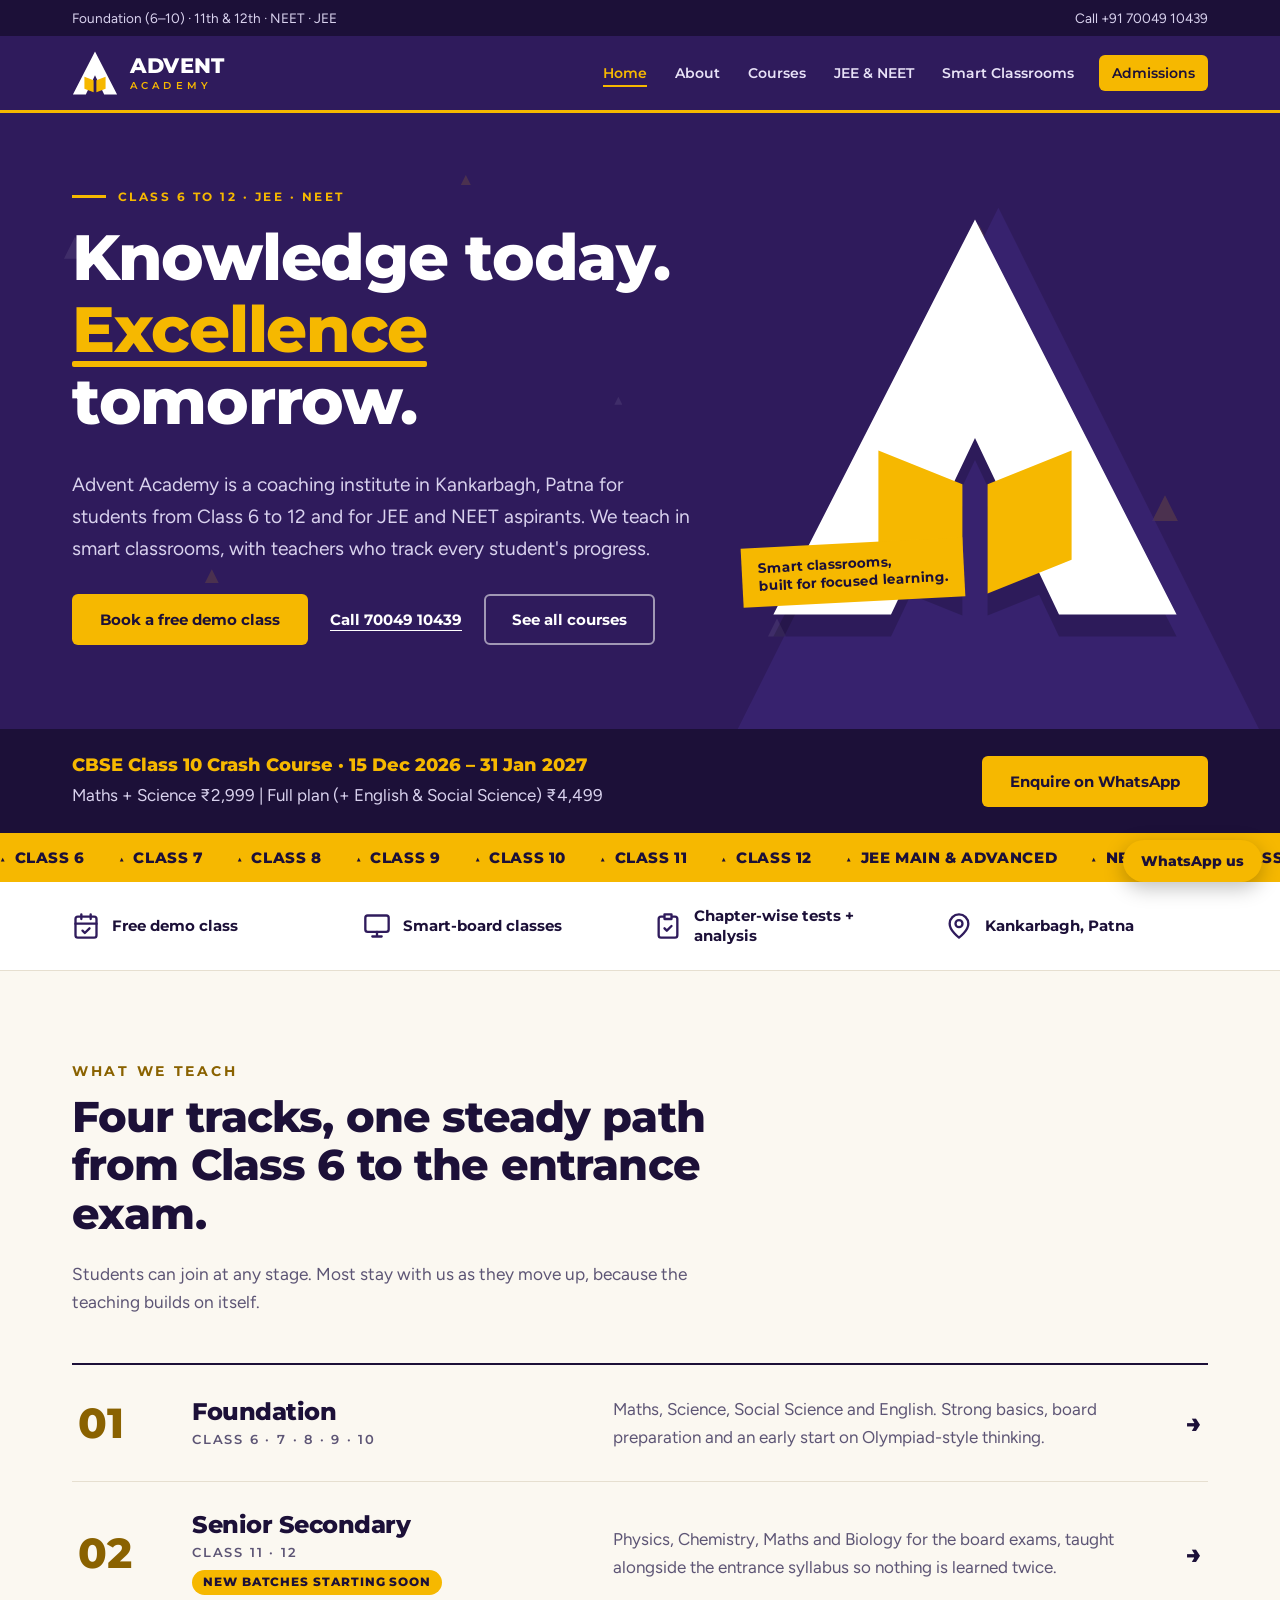
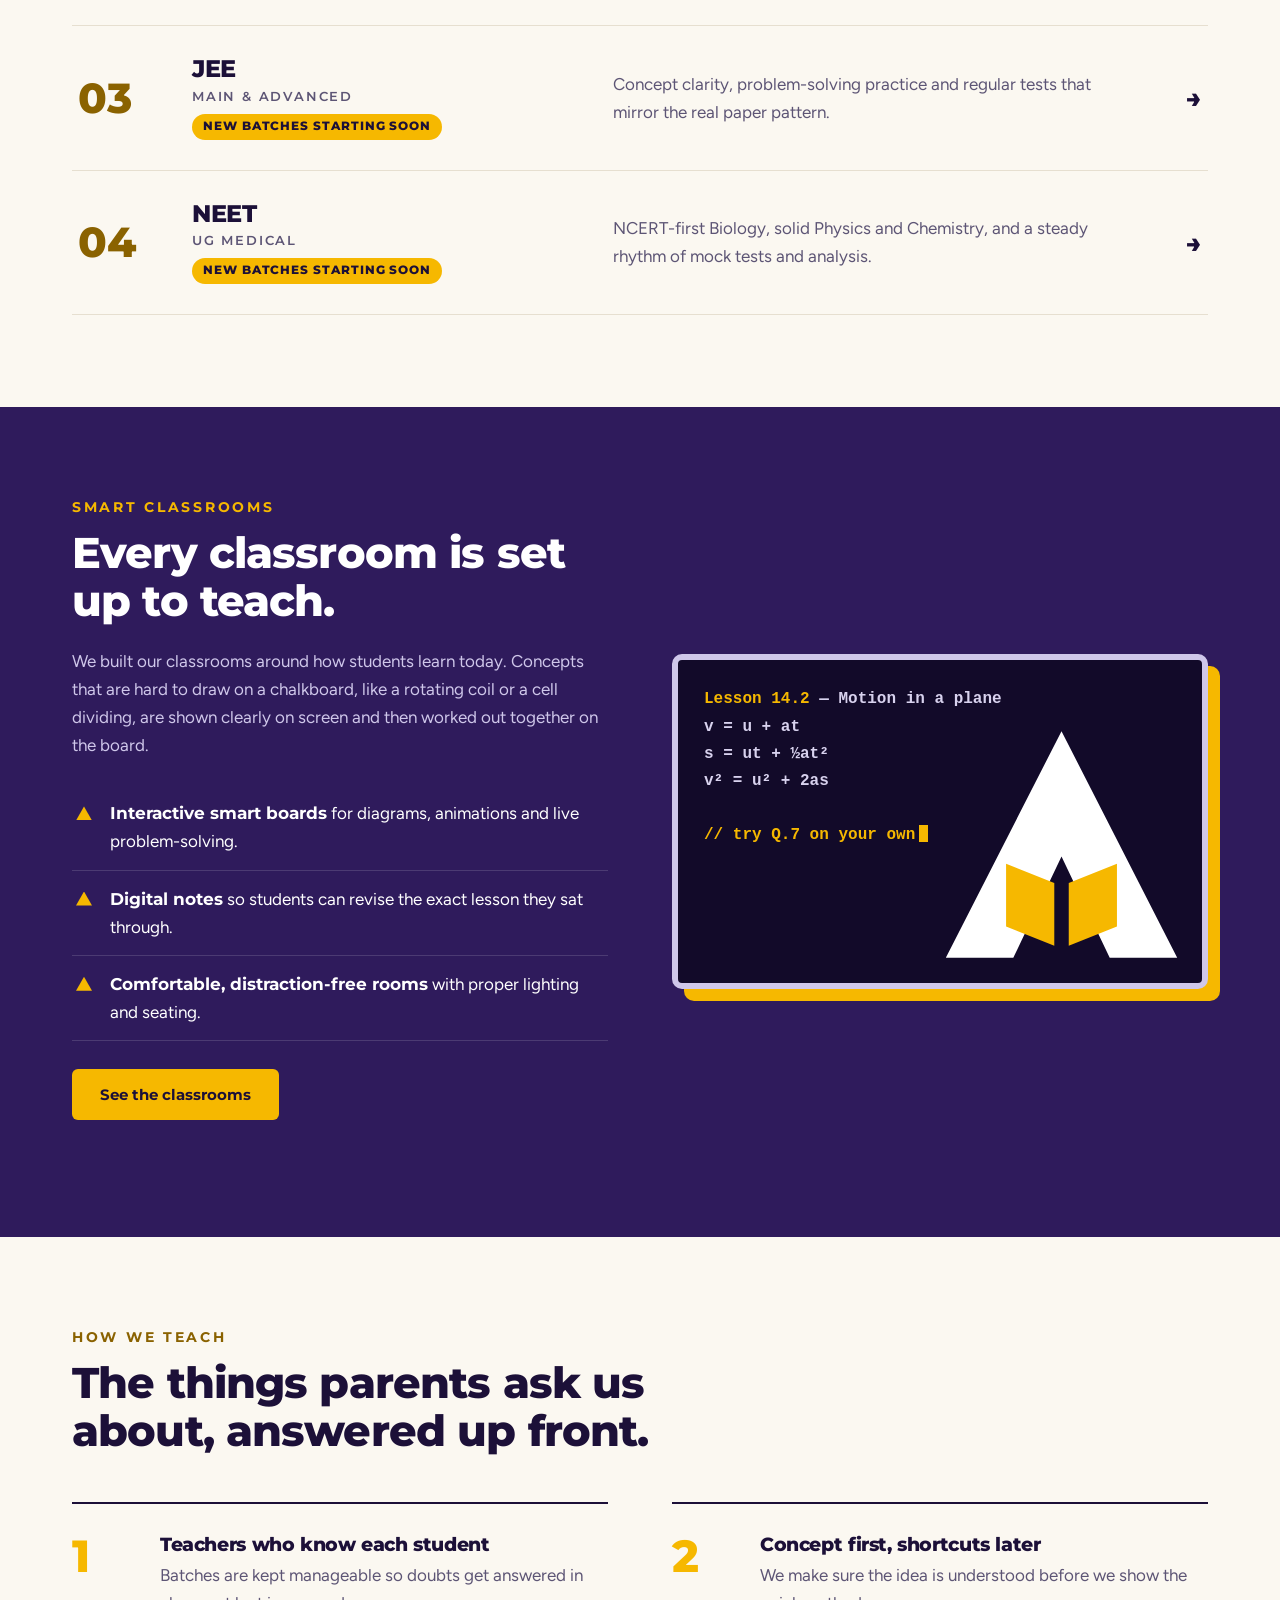
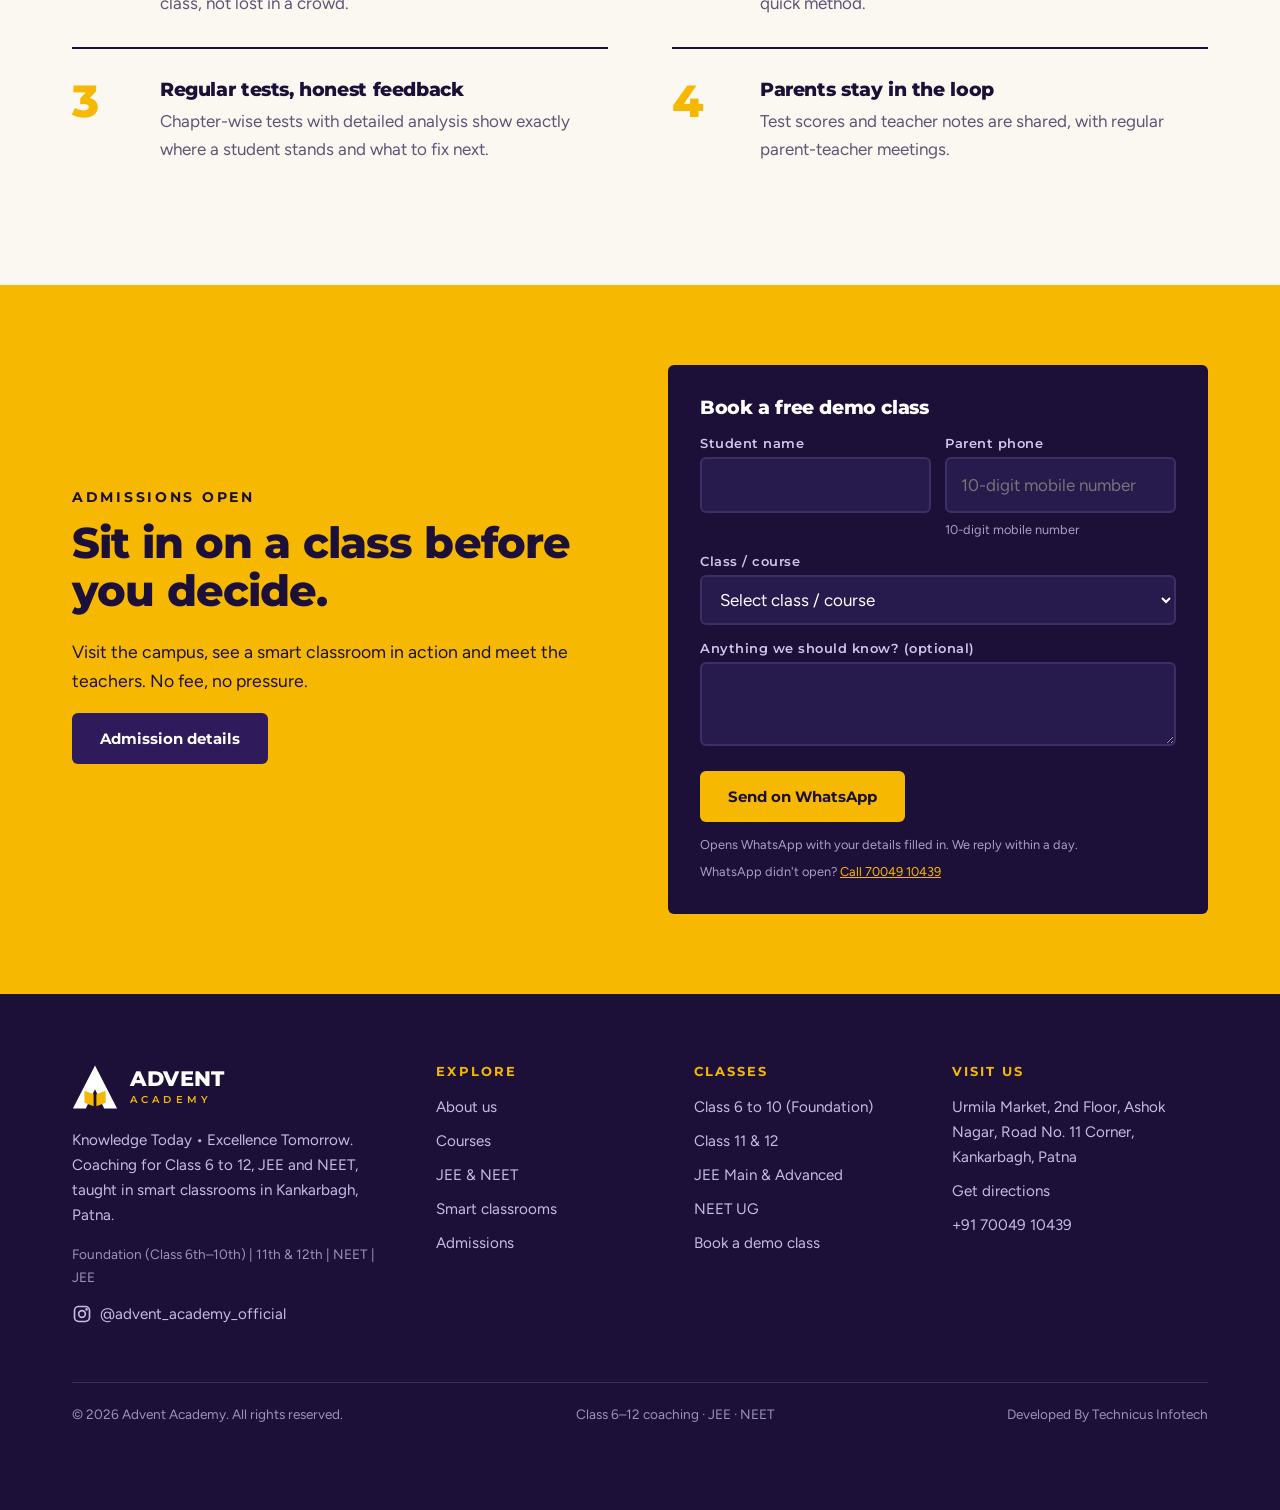
<file: index.html>
<!doctype html>
<html lang="en-IN"><head>
<meta charset="utf-8"><meta name="viewport" content="width=device-width,initial-scale=1">
<title>Advent Academy | Class 6–12, JEE &amp; NEET Coaching in Kankarbagh, Patna</title>
<meta name="description" content="Advent Academy, Kankarbagh, Patna: coaching for Class 6–12, JEE and NEET with smart-board classes and chapter-wise tests. Book a free demo class. Call 70049 10439.">
<link rel="canonical" href="https://www.adventacademy.in/">
<meta name="theme-color" content="#2f1b5c">
<meta property="og:type" content="website"><meta property="og:site_name" content="Advent Academy"><meta property="og:title" content="Advent Academy | Class 6–12, JEE &amp; NEET Coaching in Kankarbagh, Patna"><meta property="og:description" content="Advent Academy, Kankarbagh, Patna: coaching for Class 6–12, JEE and NEET with smart-board classes and chapter-wise tests. Book a free demo class. Call 70049 10439."><meta property="og:url" content="https://www.adventacademy.in/"><meta property="og:image" content="https://www.adventacademy.in/img/og.png"><meta property="og:locale" content="en_IN">
<meta name="twitter:card" content="summary_large_image">
<link rel="icon" href="favicon.ico" sizes="32x32"><link rel="icon" href="img/favicon.svg" type="image/svg+xml"><link rel="apple-touch-icon" href="apple-touch-icon.png">
<link rel="preconnect" href="https://fonts.googleapis.com"><link rel="preconnect" href="https://fonts.gstatic.com" crossorigin>
<link href="https://fonts.googleapis.com/css2?family=Figtree:wght@400;500;600;700&family=Montserrat:wght@600;700;800&display=swap" rel="stylesheet">
<link rel="stylesheet" href="css/style.css">
<script type="application/ld+json">{"@context": "https://schema.org", "@type": ["EducationalOrganization", "LocalBusiness"], "name": "Advent Academy", "url": "https://www.adventacademy.in/", "logo": "https://www.adventacademy.in/apple-touch-icon.png", "image": "https://www.adventacademy.in/img/og.png", "slogan": "Knowledge Today • Excellence Tomorrow.", "telephone": "+917004910439", "description": "Coaching institute in Kankarbagh, Patna for Class 6 to 12, JEE and NEET, with smart-board classes and chapter-wise tests.", "address": {"@type": "PostalAddress", "streetAddress": "Urmila Market, 2nd Floor, Ashok Nagar, Road No. 11 Corner", "addressLocality": "Kankarbagh, Patna", "addressRegion": "Bihar", "addressCountry": "IN"}, "areaServed": "Patna", "knowsAbout": ["Class 6-12 coaching", "JEE Main", "JEE Advanced", "NEET UG"], "sameAs": ["https://www.instagram.com/advent_academy_official/"]}</script>
</head><body>
<a class="skip" href="#main">Skip to content</a>
<div class="top"><div class="wrap"><span>Foundation (6–10) · 11th &amp; 12th · NEET · JEE</span><span><a href="tel:+917004910439">Call +91 70049 10439</a></span></div></div>
<header class="site"><div class="wrap">
<a class="brand" href="index.html" aria-label="Advent Academy home"><svg viewBox="0 0 100 100" role="img" aria-label="Advent Academy logo"><path fill="#fff" d="M50 3 98 97H70L50 55 30 97H2Z"/><path fill="#f6b800" d="M27 58 47 66V92L27 84ZM73 58 53 66V92L73 84Z"/></svg><span><b>ADVENT</b><small>ACADEMY</small></span></a>
<a class="hcall" href="tel:+917004910439" aria-label="Call 70049 10439"><svg viewBox="0 0 24 24" fill="none" stroke="currentColor" stroke-width="2" stroke-linecap="round" stroke-linejoin="round" aria-hidden="true"><path d="M22 16.9v3a2 2 0 0 1-2.2 2 19.8 19.8 0 0 1-8.6-3.1 19.5 19.5 0 0 1-6-6A19.8 19.8 0 0 1 2.1 4.2 2 2 0 0 1 4.1 2h3a2 2 0 0 1 2 1.7c.1 1 .4 1.9.7 2.8a2 2 0 0 1-.5 2.1L8.1 9.9a16 16 0 0 0 6 6l1.3-1.3a2 2 0 0 1 2.1-.5c.9.3 1.8.6 2.8.7a2 2 0 0 1 1.7 2z"/></svg></a><button class="burger" aria-expanded="false" aria-controls="nav">Menu</button>
<nav class="main" id="nav" aria-label="Main"><ul><li><a href="index.html" aria-current="page">Home</a></li><li><a href="about.html">About</a></li><li><a href="courses.html">Courses</a></li><li><a href="jee-neet.html">JEE &amp; NEET</a></li><li><a href="smart-classrooms.html">Smart Classrooms</a></li><li><a class="cta" href="admissions.html">Admissions</a></li><li class="m-only"><a class="mbtn" href="tel:+917004910439">Call 70049 10439</a></li><li class="m-only"><a class="mbtn wa-m" href="https://wa.me/917004910439" target="_blank" rel="noopener">WhatsApp us</a></li></ul></nav>
</div></header>
<main id="main">

<section class="hero"><div class="wrap"><div>
<div class="eyebrow">Class 6 to 12 · JEE · NEET</div>
<h1>Knowledge today. <em>Excellence</em> tomorrow.</h1>
<p class="lead"><span class="full">Advent Academy is a coaching institute in Kankarbagh, Patna for students from Class 6 to 12 and for JEE and NEET aspirants. We teach in smart classrooms, with teachers who track every student's progress.</span><span class="short">Coaching for Class 6–12, JEE &amp; NEET in Kankarbagh, Patna.</span></p>
<div class="btns"><a class="btn gold" href="admissions.html">Book a free demo class</a><a class="btn txt" href="tel:+917004910439">Call 70049 10439</a><a class="btn line" href="courses.html">See all courses</a></div>
</div><div class="hero-art"><svg viewBox="0 0 100 100" aria-hidden="true"><path fill="#fff" d="M50 3 98 97H70L50 55 30 97H2Z"/><path fill="#f6b800" d="M27 58 47 66V92L27 84ZM73 58 53 66V92L73 84Z"/></svg><div class="tag">Smart classrooms,<br>built for focused learning.</div></div></div></section>
<section class="promo" data-until="2027-01-31" aria-label="CBSE Class 10 Crash Course"><div class="wrap"><div><b>CBSE Class 10 Crash Course · 15 Dec 2026 – 31 Jan 2027</b><span>Maths + Science ₹2,999 | Full plan (+ English &amp; Social Science) ₹4,499</span></div><a class="btn gold" href="https://wa.me/917004910439?text=Hi%2C%20I%20want%20details%20of%20the%20Class%2010%20Crash%20Course" target="_blank" rel="noopener">Enquire on WhatsApp</a></div></section>
<div class="strip"><div class="wrap"><span>Class 6</span><span>Class 7</span><span>Class 8</span><span>Class 9</span><span>Class 10</span><span>Class 11</span><span>Class 12</span><span>JEE Main &amp; Advanced</span><span>NEET UG</span></div></div>
<div class="trust"><div class="wrap"><ul><li><svg viewBox="0 0 24 24" fill="none" stroke="currentColor" stroke-width="2" stroke-linecap="round" stroke-linejoin="round" aria-hidden="true"><rect x="3" y="4" width="18" height="18" rx="2"/><path d="M16 2v4M8 2v4M3 10h18M9 16l2 2 4-4"/></svg>Free demo class</li><li><svg viewBox="0 0 24 24" fill="none" stroke="currentColor" stroke-width="2" stroke-linecap="round" stroke-linejoin="round" aria-hidden="true"><rect x="2" y="3" width="20" height="14" rx="2"/><path d="M8 21h8M12 17v4"/></svg>Smart-board classes</li><li><svg viewBox="0 0 24 24" fill="none" stroke="currentColor" stroke-width="2" stroke-linecap="round" stroke-linejoin="round" aria-hidden="true"><path d="M9 2h6v4H9z"/><path d="M16 4h2a2 2 0 0 1 2 2v14a2 2 0 0 1-2 2H6a2 2 0 0 1-2-2V6a2 2 0 0 1 2-2h2"/><path d="m9 14 2 2 4-4"/></svg>Chapter-wise tests + analysis</li><li><svg viewBox="0 0 24 24" fill="none" stroke="currentColor" stroke-width="2" stroke-linecap="round" stroke-linejoin="round" aria-hidden="true"><path d="M20 10c0 6-8 12-8 12s-8-6-8-12a8 8 0 0 1 16 0Z"/><circle cx="12" cy="10" r="3"/></svg>Kankarbagh, Patna</li></ul></div></div>

<section class="s"><div class="wrap"><div class="sec-head"><div class="kicker">What we teach</div><h2>Four tracks, one steady path from Class 6 to the entrance exam.</h2><p>Students can join at any stage. Most stay with us as they move up, because the teaching builds on itself.</p></div>
<div class="prog">
<a class="row" href="courses.html#foundation"><div class="num">01</div><h3>Foundation<small>Class 6 · 7 · 8 · 9 · 10</small></h3><p>Maths, Science, Social Science and English. Strong basics, board preparation and an early start on Olympiad-style thinking.</p><div class="go">→</div></a>
<a class="row" href="courses.html#senior"><div class="num">02</div><h3>Senior Secondary<small>Class 11 · 12</small><span class="badge">New batches starting soon</span></h3><p>Physics, Chemistry, Maths and Biology for the board exams, taught alongside the entrance syllabus so nothing is learned twice.</p><div class="go">→</div></a>
<a class="row" href="jee-neet.html#jee"><div class="num">03</div><h3>JEE<small>Main &amp; Advanced</small><span class="badge">New batches starting soon</span></h3><p>Concept clarity, problem-solving practice and regular tests that mirror the real paper pattern.</p><div class="go">→</div></a>
<a class="row" href="jee-neet.html#neet"><div class="num">04</div><h3>NEET<small>UG Medical</small><span class="badge">New batches starting soon</span></h3><p>NCERT-first Biology, solid Physics and Chemistry, and a steady rhythm of mock tests and analysis.</p><div class="go">→</div></a>
</div></div></section>

<section class="s dark-bg"><div class="wrap split"><div>
<div class="kicker">Smart classrooms</div><h2>Every classroom is set up to teach.</h2>
<p style="color:#cfc7ea">We built our classrooms around how students learn today. Concepts that are hard to draw on a chalkboard, like a rotating coil or a cell dividing, are shown clearly on screen and then worked out together on the board.</p>
<ul class="ticks"><li><b>Interactive smart boards</b> for diagrams, animations and live problem-solving.</li><li><b>Digital notes</b> so students can revise the exact lesson they sat through.</li><li><b>Comfortable, distraction-free rooms</b> with proper lighting and seating.</li></ul>
<p style="margin-top:28px"><a class="btn gold" href="smart-classrooms.html">See the classrooms</a></p></div>
<div><div class="board" role="img" aria-label="Illustration of a smart board showing a physics lesson"><div class="ch"><i>Lesson 14.2</i> — Motion in a plane<br>v = u + at<br>s = ut + ½at²<br>v² = u² + 2as<br><br><i>// try Q.7 on your own</i></div><svg viewBox="0 0 100 100" aria-hidden="true"><path fill="#fff" d="M50 3 98 97H70L50 55 30 97H2Z"/><path fill="#f6b800" d="M27 58 47 66V92L27 84ZM73 58 53 66V92L73 84Z"/></svg></div></div></div></section>

<section class="s"><div class="wrap"><div class="sec-head"><div class="kicker">How we teach</div><h2>The things parents ask us about, answered up front.</h2></div>
<div class="reasons">
<div class="reason"><div class="n">1</div><div><h3>Teachers who know each student</h3><p>Batches are kept manageable so doubts get answered in class, not lost in a crowd.</p></div></div>
<div class="reason"><div class="n">2</div><div><h3>Concept first, shortcuts later</h3><p>We make sure the idea is understood before we show the quick method.</p></div></div>
<div class="reason"><div class="n">3</div><div><h3>Regular tests, honest feedback</h3><p>Chapter-wise tests with detailed analysis show exactly where a student stands and what to fix next.</p></div></div>
<div class="reason"><div class="n">4</div><div><h3>Parents stay in the loop</h3><p>Test scores and teacher notes are shared, with regular parent-teacher meetings.</p></div></div>
</div></div></section>

<section class="cta-band"><div class="wrap"><div><div class="kicker" style="color:var(--ink)">Admissions open</div><h2>Sit in on a class before you decide.</h2><p>Visit the campus, see a smart classroom in action and meet the teachers. No fee, no pressure.</p><p><a class="btn dark" href="admissions.html">Admission details</a></p></div><form class="enq" aria-label="Enquiry form"><h3>Book a free demo class</h3>
<div class="two"><div><label for="name">Student name</label><input id="name" name="name" required autocomplete="name"></div>
<div><label for="phone">Parent phone</label><input id="phone" name="phone" type="tel" inputmode="numeric" maxlength="16" placeholder="10-digit mobile number" required autocomplete="tel" aria-describedby="phone-help phone-err"><small class="help" id="phone-help">10-digit mobile number</small><small class="err" id="phone-err" hidden>Please enter a valid 10-digit mobile number.</small></div></div>
<label for="course">Class / course</label><select id="course" name="course" required><option value="" disabled selected>Select class / course</option><option>Class 6</option><option>Class 7</option><option>Class 8</option><option>Class 9</option><option>Class 10</option><option data-until="2027-01-31">Class 10 Crash Course</option><option>Class 11</option><option>Class 12</option><option>JEE (Main &amp; Advanced)</option><option>NEET (UG)</option></select>
<label for="note">Anything we should know? (optional)</label><textarea id="note" name="note" rows="2"></textarea>
<button class="btn gold" type="submit">Send on WhatsApp</button><small>Opens WhatsApp with your details filled in. We reply within a day.</small><small class="fallback">WhatsApp didn't open? <a href="tel:+917004910439">Call 70049 10439</a></small><p class="thanks" role="status" hidden>Thank you! WhatsApp should now be open with your details. Press send there and we will reply within a day.</p></form></div></section>
</main>
<footer class="site"><div class="wrap"><div class="fgrid">
<div><a class="brand" href="index.html"><svg viewBox="0 0 100 100" role="img" aria-label="Advent Academy logo"><path fill="#fff" d="M50 3 98 97H70L50 55 30 97H2Z"/><path fill="#f6b800" d="M27 58 47 66V92L27 84ZM73 58 53 66V92L73 84Z"/></svg><span><b>ADVENT</b><small>ACADEMY</small></span></a><p style="margin-top:18px">Knowledge Today • Excellence Tomorrow.<br>Coaching for Class 6 to 12, JEE and NEET, taught in smart classrooms in Kankarbagh, Patna.</p><p class="fprog">Foundation (Class 6th–10th) | 11th &amp; 12th | NEET | JEE</p><a class="ig" href="https://www.instagram.com/advent_academy_official/" target="_blank" rel="noopener"><svg viewBox="0 0 24 24" fill="none" stroke="currentColor" stroke-width="2" stroke-linecap="round" aria-hidden="true"><rect x="3" y="3" width="18" height="18" rx="5"/><circle cx="12" cy="12" r="4"/><circle cx="17.5" cy="6.5" r=".6" fill="currentColor"/></svg>@advent_academy_official</a></div>
<div><h4>Explore</h4><ul><li><a href="about.html">About us</a></li><li><a href="courses.html">Courses</a></li><li><a href="jee-neet.html">JEE &amp; NEET</a></li><li><a href="smart-classrooms.html">Smart classrooms</a></li><li><a href="admissions.html">Admissions</a></li></ul></div>
<div><h4>Classes</h4><ul><li><a href="courses.html#foundation">Class 6 to 10 (Foundation)</a></li><li><a href="courses.html#senior">Class 11 &amp; 12</a></li><li><a href="jee-neet.html#jee">JEE Main &amp; Advanced</a></li><li><a href="jee-neet.html#neet">NEET UG</a></li><li><a href="admissions.html">Book a demo class</a></li></ul></div>
<div><h4>Visit us</h4><ul><li>Urmila Market, 2nd Floor, Ashok Nagar, Road No. 11 Corner, Kankarbagh, Patna</li><li><a href="https://www.google.com/maps/search/?api=1&amp;query=Urmila+Market+Ashok+Nagar+Road+No+11+Kankarbagh+Patna" target="_blank" rel="noopener">Get directions</a></li><li><a href="tel:+917004910439">+91 70049 10439</a></li></ul></div>
</div><div class="fbase"><span>© 2026 Advent Academy. All rights reserved.</span><span>Class 6–12 coaching · JEE · NEET</span><span>Developed By <a href="https://technicusinfotech.com" target="_blank" rel="noopener">Technicus Infotech</a></span></div></div></footer>
<div class="actbar"><a class="call" href="tel:+917004910439"><svg viewBox="0 0 24 24" fill="none" stroke="currentColor" stroke-width="2" stroke-linecap="round" stroke-linejoin="round" aria-hidden="true"><path d="M22 16.9v3a2 2 0 0 1-2.2 2 19.8 19.8 0 0 1-8.6-3.1 19.5 19.5 0 0 1-6-6A19.8 19.8 0 0 1 2.1 4.2 2 2 0 0 1 4.1 2h3a2 2 0 0 1 2 1.7c.1 1 .4 1.9.7 2.8a2 2 0 0 1-.5 2.1L8.1 9.9a16 16 0 0 0 6 6l1.3-1.3a2 2 0 0 1 2.1-.5c.9.3 1.8.6 2.8.7a2 2 0 0 1 1.7 2z"/></svg>Call</a><a class="wa" href="https://wa.me/917004910439" target="_blank" rel="noopener">WhatsApp<span class="full"> us</span></a></div>
<script src="js/main.js" defer></script>
</body></html>
</file>
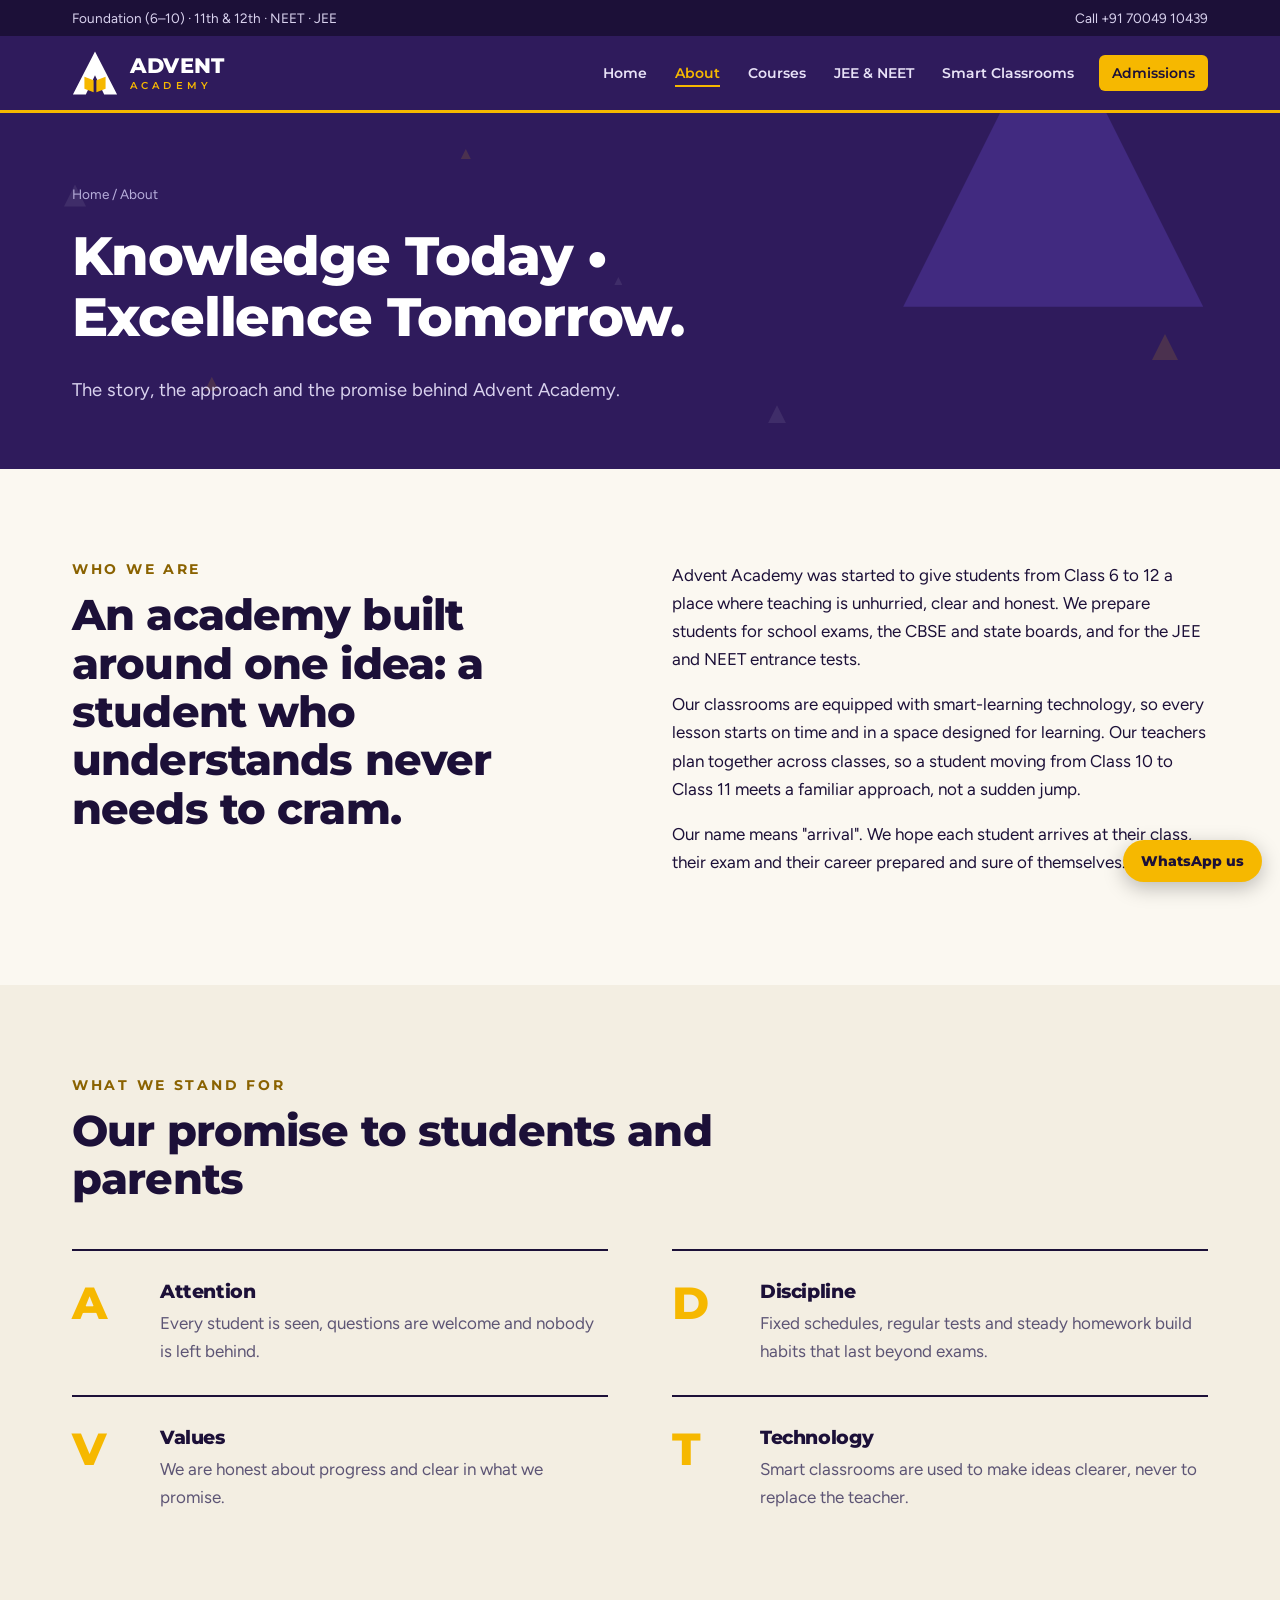
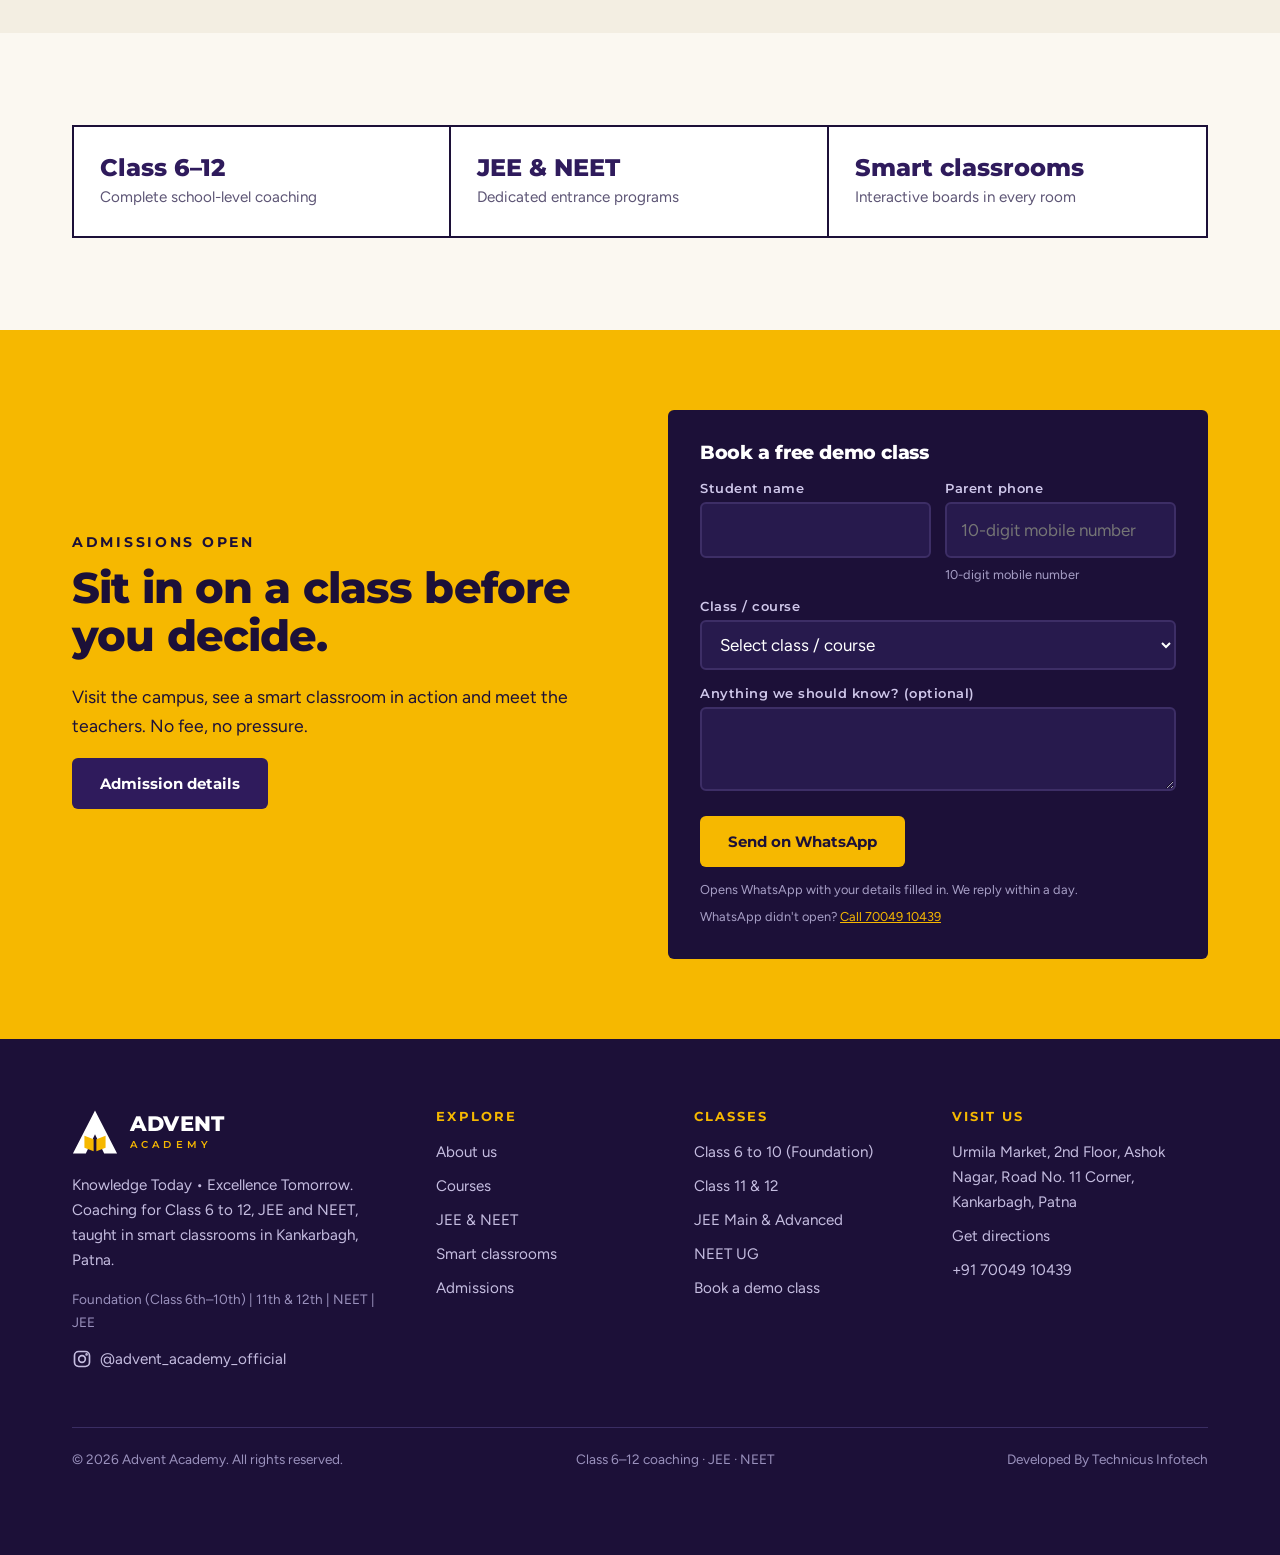
<file: about.html>
<!doctype html>
<html lang="en-IN"><head>
<meta charset="utf-8"><meta name="viewport" content="width=device-width,initial-scale=1">
<title>About Advent Academy | Coaching Institute for Class 6–12, JEE &amp; NEET</title>
<meta name="description" content="Learn about Advent Academy in Kankarbagh, Patna: a coaching institute with smart classrooms, serving students from Class 6 to 12 and preparing JEE and NEET aspirants.">
<link rel="canonical" href="https://www.adventacademy.in/about.html">
<meta name="theme-color" content="#2f1b5c">
<meta property="og:type" content="website"><meta property="og:site_name" content="Advent Academy"><meta property="og:title" content="About Advent Academy | Coaching Institute for Class 6–12, JEE &amp; NEET"><meta property="og:description" content="Learn about Advent Academy in Kankarbagh, Patna: a coaching institute with smart classrooms, serving students from Class 6 to 12 and preparing JEE and NEET aspirants."><meta property="og:url" content="https://www.adventacademy.in/about.html"><meta property="og:image" content="https://www.adventacademy.in/img/og.png"><meta property="og:locale" content="en_IN">
<meta name="twitter:card" content="summary_large_image">
<link rel="icon" href="favicon.ico" sizes="32x32"><link rel="icon" href="img/favicon.svg" type="image/svg+xml"><link rel="apple-touch-icon" href="apple-touch-icon.png">
<link rel="preconnect" href="https://fonts.googleapis.com"><link rel="preconnect" href="https://fonts.gstatic.com" crossorigin>
<link href="https://fonts.googleapis.com/css2?family=Figtree:wght@400;500;600;700&family=Montserrat:wght@600;700;800&display=swap" rel="stylesheet">
<link rel="stylesheet" href="css/style.css">
<script type="application/ld+json">{"@context": "https://schema.org", "@type": ["EducationalOrganization", "LocalBusiness"], "name": "Advent Academy", "url": "https://www.adventacademy.in/", "logo": "https://www.adventacademy.in/apple-touch-icon.png", "image": "https://www.adventacademy.in/img/og.png", "slogan": "Knowledge Today • Excellence Tomorrow.", "telephone": "+917004910439", "description": "Coaching institute in Kankarbagh, Patna for Class 6 to 12, JEE and NEET, with smart-board classes and chapter-wise tests.", "address": {"@type": "PostalAddress", "streetAddress": "Urmila Market, 2nd Floor, Ashok Nagar, Road No. 11 Corner", "addressLocality": "Kankarbagh, Patna", "addressRegion": "Bihar", "addressCountry": "IN"}, "areaServed": "Patna", "knowsAbout": ["Class 6-12 coaching", "JEE Main", "JEE Advanced", "NEET UG"], "sameAs": ["https://www.instagram.com/advent_academy_official/"]}</script>
</head><body>
<a class="skip" href="#main">Skip to content</a>
<div class="top"><div class="wrap"><span>Foundation (6–10) · 11th &amp; 12th · NEET · JEE</span><span><a href="tel:+917004910439">Call +91 70049 10439</a></span></div></div>
<header class="site"><div class="wrap">
<a class="brand" href="index.html" aria-label="Advent Academy home"><svg viewBox="0 0 100 100" role="img" aria-label="Advent Academy logo"><path fill="#fff" d="M50 3 98 97H70L50 55 30 97H2Z"/><path fill="#f6b800" d="M27 58 47 66V92L27 84ZM73 58 53 66V92L73 84Z"/></svg><span><b>ADVENT</b><small>ACADEMY</small></span></a>
<a class="hcall" href="tel:+917004910439" aria-label="Call 70049 10439"><svg viewBox="0 0 24 24" fill="none" stroke="currentColor" stroke-width="2" stroke-linecap="round" stroke-linejoin="round" aria-hidden="true"><path d="M22 16.9v3a2 2 0 0 1-2.2 2 19.8 19.8 0 0 1-8.6-3.1 19.5 19.5 0 0 1-6-6A19.8 19.8 0 0 1 2.1 4.2 2 2 0 0 1 4.1 2h3a2 2 0 0 1 2 1.7c.1 1 .4 1.9.7 2.8a2 2 0 0 1-.5 2.1L8.1 9.9a16 16 0 0 0 6 6l1.3-1.3a2 2 0 0 1 2.1-.5c.9.3 1.8.6 2.8.7a2 2 0 0 1 1.7 2z"/></svg></a><button class="burger" aria-expanded="false" aria-controls="nav">Menu</button>
<nav class="main" id="nav" aria-label="Main"><ul><li><a href="index.html">Home</a></li><li><a href="about.html" aria-current="page">About</a></li><li><a href="courses.html">Courses</a></li><li><a href="jee-neet.html">JEE &amp; NEET</a></li><li><a href="smart-classrooms.html">Smart Classrooms</a></li><li><a class="cta" href="admissions.html">Admissions</a></li><li class="m-only"><a class="mbtn" href="tel:+917004910439">Call 70049 10439</a></li><li class="m-only"><a class="mbtn wa-m" href="https://wa.me/917004910439" target="_blank" rel="noopener">WhatsApp us</a></li></ul></nav>
</div></header>
<main id="main">
<section class="phead"><div class="wrap"><div class="crumbs"><a href="index.html">Home</a> / About</div><h1>Knowledge Today • Excellence Tomorrow.</h1><p>The story, the approach and the promise behind Advent Academy.</p></div></section><section class="s"><div class="wrap split top-al"><div><div class="kicker">Who we are</div><h2>An academy built around one idea: a student who understands never needs to cram.</h2></div>
<div><p>Advent Academy was started to give students from Class 6 to 12 a place where teaching is unhurried, clear and honest. We prepare students for school exams, the CBSE and state boards, and for the JEE and NEET entrance tests.</p>
<p>Our classrooms are equipped with smart-learning technology, so every lesson starts on time and in a space designed for learning. Our teachers plan together across classes, so a student moving from Class 10 to Class 11 meets a familiar approach, not a sudden jump.</p>
<p>Our name means "arrival". We hope each student arrives at their class, their exam and their career prepared and sure of themselves.</p></div></div></section>
<section class="s alt-bg"><div class="wrap"><div class="sec-head"><div class="kicker">What we stand for</div><h2>Our promise to students and parents</h2></div><div class="reasons">
<div class="reason"><div class="n">A</div><div><h3>Attention</h3><p>Every student is seen, questions are welcome and nobody is left behind.</p></div></div>
<div class="reason"><div class="n">D</div><div><h3>Discipline</h3><p>Fixed schedules, regular tests and steady homework build habits that last beyond exams.</p></div></div>
<div class="reason"><div class="n">V</div><div><h3>Values</h3><p>We are honest about progress and clear in what we promise.</p></div></div>
<div class="reason"><div class="n">T</div><div><h3>Technology</h3><p>Smart classrooms are used to make ideas clearer, never to replace the teacher.</p></div></div>
</div></div></section>
<section class="s"><div class="wrap"><div class="facts"><div><b>Class 6–12</b><span>Complete school-level coaching</span></div><div><b>JEE &amp; NEET</b><span>Dedicated entrance programs</span></div><div><b>Smart classrooms</b><span>Interactive boards in every room</span></div></div></div></section>
<section class="cta-band"><div class="wrap"><div><div class="kicker" style="color:var(--ink)">Admissions open</div><h2>Sit in on a class before you decide.</h2><p>Visit the campus, see a smart classroom in action and meet the teachers. No fee, no pressure.</p><p><a class="btn dark" href="admissions.html">Admission details</a></p></div><form class="enq" aria-label="Enquiry form"><h3>Book a free demo class</h3>
<div class="two"><div><label for="name">Student name</label><input id="name" name="name" required autocomplete="name"></div>
<div><label for="phone">Parent phone</label><input id="phone" name="phone" type="tel" inputmode="numeric" maxlength="16" placeholder="10-digit mobile number" required autocomplete="tel" aria-describedby="phone-help phone-err"><small class="help" id="phone-help">10-digit mobile number</small><small class="err" id="phone-err" hidden>Please enter a valid 10-digit mobile number.</small></div></div>
<label for="course">Class / course</label><select id="course" name="course" required><option value="" disabled selected>Select class / course</option><option>Class 6</option><option>Class 7</option><option>Class 8</option><option>Class 9</option><option>Class 10</option><option data-until="2027-01-31">Class 10 Crash Course</option><option>Class 11</option><option>Class 12</option><option>JEE (Main &amp; Advanced)</option><option>NEET (UG)</option></select>
<label for="note">Anything we should know? (optional)</label><textarea id="note" name="note" rows="2"></textarea>
<button class="btn gold" type="submit">Send on WhatsApp</button><small>Opens WhatsApp with your details filled in. We reply within a day.</small><small class="fallback">WhatsApp didn't open? <a href="tel:+917004910439">Call 70049 10439</a></small><p class="thanks" role="status" hidden>Thank you! WhatsApp should now be open with your details. Press send there and we will reply within a day.</p></form></div></section>
</main>
<footer class="site"><div class="wrap"><div class="fgrid">
<div><a class="brand" href="index.html"><svg viewBox="0 0 100 100" role="img" aria-label="Advent Academy logo"><path fill="#fff" d="M50 3 98 97H70L50 55 30 97H2Z"/><path fill="#f6b800" d="M27 58 47 66V92L27 84ZM73 58 53 66V92L73 84Z"/></svg><span><b>ADVENT</b><small>ACADEMY</small></span></a><p style="margin-top:18px">Knowledge Today • Excellence Tomorrow.<br>Coaching for Class 6 to 12, JEE and NEET, taught in smart classrooms in Kankarbagh, Patna.</p><p class="fprog">Foundation (Class 6th–10th) | 11th &amp; 12th | NEET | JEE</p><a class="ig" href="https://www.instagram.com/advent_academy_official/" target="_blank" rel="noopener"><svg viewBox="0 0 24 24" fill="none" stroke="currentColor" stroke-width="2" stroke-linecap="round" aria-hidden="true"><rect x="3" y="3" width="18" height="18" rx="5"/><circle cx="12" cy="12" r="4"/><circle cx="17.5" cy="6.5" r=".6" fill="currentColor"/></svg>@advent_academy_official</a></div>
<div><h4>Explore</h4><ul><li><a href="about.html">About us</a></li><li><a href="courses.html">Courses</a></li><li><a href="jee-neet.html">JEE &amp; NEET</a></li><li><a href="smart-classrooms.html">Smart classrooms</a></li><li><a href="admissions.html">Admissions</a></li></ul></div>
<div><h4>Classes</h4><ul><li><a href="courses.html#foundation">Class 6 to 10 (Foundation)</a></li><li><a href="courses.html#senior">Class 11 &amp; 12</a></li><li><a href="jee-neet.html#jee">JEE Main &amp; Advanced</a></li><li><a href="jee-neet.html#neet">NEET UG</a></li><li><a href="admissions.html">Book a demo class</a></li></ul></div>
<div><h4>Visit us</h4><ul><li>Urmila Market, 2nd Floor, Ashok Nagar, Road No. 11 Corner, Kankarbagh, Patna</li><li><a href="https://www.google.com/maps/search/?api=1&amp;query=Urmila+Market+Ashok+Nagar+Road+No+11+Kankarbagh+Patna" target="_blank" rel="noopener">Get directions</a></li><li><a href="tel:+917004910439">+91 70049 10439</a></li></ul></div>
</div><div class="fbase"><span>© 2026 Advent Academy. All rights reserved.</span><span>Class 6–12 coaching · JEE · NEET</span><span>Developed By <a href="https://technicusinfotech.com" target="_blank" rel="noopener">Technicus Infotech</a></span></div></div></footer>
<div class="actbar"><a class="call" href="tel:+917004910439"><svg viewBox="0 0 24 24" fill="none" stroke="currentColor" stroke-width="2" stroke-linecap="round" stroke-linejoin="round" aria-hidden="true"><path d="M22 16.9v3a2 2 0 0 1-2.2 2 19.8 19.8 0 0 1-8.6-3.1 19.5 19.5 0 0 1-6-6A19.8 19.8 0 0 1 2.1 4.2 2 2 0 0 1 4.1 2h3a2 2 0 0 1 2 1.7c.1 1 .4 1.9.7 2.8a2 2 0 0 1-.5 2.1L8.1 9.9a16 16 0 0 0 6 6l1.3-1.3a2 2 0 0 1 2.1-.5c.9.3 1.8.6 2.8.7a2 2 0 0 1 1.7 2z"/></svg>Call</a><a class="wa" href="https://wa.me/917004910439" target="_blank" rel="noopener">WhatsApp<span class="full"> us</span></a></div>
<script src="js/main.js" defer></script>
</body></html>
</file>
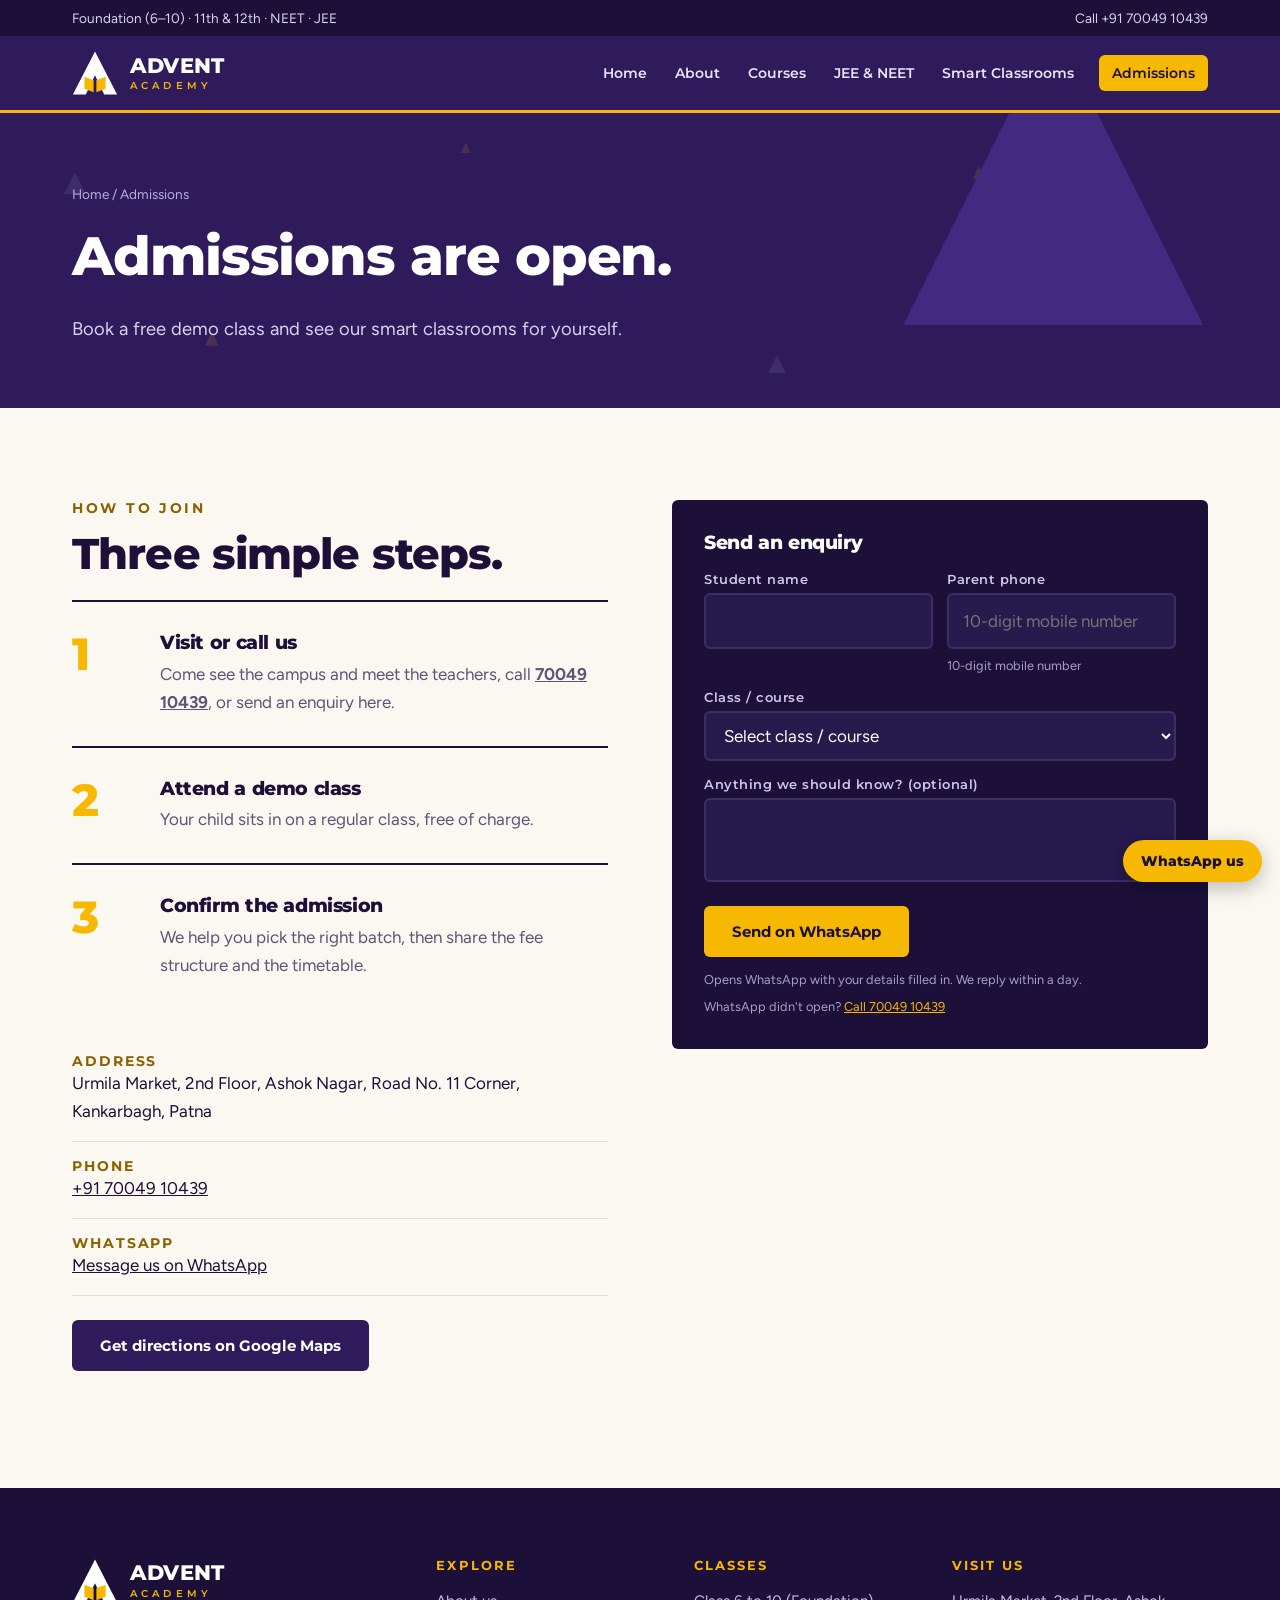
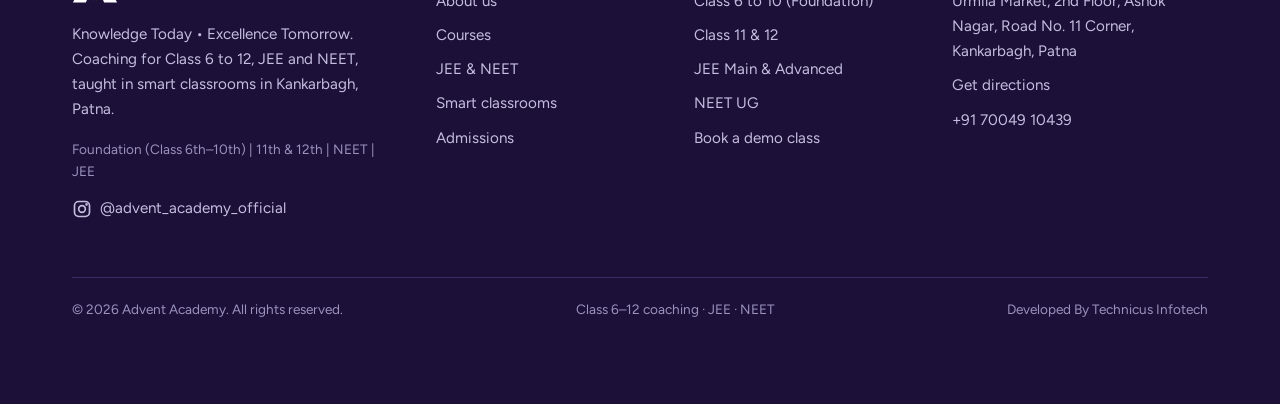
<file: admissions.html>
<!doctype html>
<html lang="en-IN"><head>
<meta charset="utf-8"><meta name="viewport" content="width=device-width,initial-scale=1">
<title>Admissions &amp; Contact | Advent Academy</title>
<meta name="description" content="Admissions open at Advent Academy, Kankarbagh, Patna for Class 6–12, JEE and NEET. Book a free demo class, visit us or send an enquiry. Call 70049 10439.">
<link rel="canonical" href="https://www.adventacademy.in/admissions.html">
<meta name="theme-color" content="#2f1b5c">
<meta property="og:type" content="website"><meta property="og:site_name" content="Advent Academy"><meta property="og:title" content="Admissions &amp; Contact | Advent Academy"><meta property="og:description" content="Admissions open at Advent Academy, Kankarbagh, Patna for Class 6–12, JEE and NEET. Book a free demo class, visit us or send an enquiry. Call 70049 10439."><meta property="og:url" content="https://www.adventacademy.in/admissions.html"><meta property="og:image" content="https://www.adventacademy.in/img/og.png"><meta property="og:locale" content="en_IN">
<meta name="twitter:card" content="summary_large_image">
<link rel="icon" href="favicon.ico" sizes="32x32"><link rel="icon" href="img/favicon.svg" type="image/svg+xml"><link rel="apple-touch-icon" href="apple-touch-icon.png">
<link rel="preconnect" href="https://fonts.googleapis.com"><link rel="preconnect" href="https://fonts.gstatic.com" crossorigin>
<link href="https://fonts.googleapis.com/css2?family=Figtree:wght@400;500;600;700&family=Montserrat:wght@600;700;800&display=swap" rel="stylesheet">
<link rel="stylesheet" href="css/style.css">
<script type="application/ld+json">{"@context": "https://schema.org", "@type": ["EducationalOrganization", "LocalBusiness"], "name": "Advent Academy", "url": "https://www.adventacademy.in/", "logo": "https://www.adventacademy.in/apple-touch-icon.png", "image": "https://www.adventacademy.in/img/og.png", "slogan": "Knowledge Today • Excellence Tomorrow.", "telephone": "+917004910439", "description": "Coaching institute in Kankarbagh, Patna for Class 6 to 12, JEE and NEET, with smart-board classes and chapter-wise tests.", "address": {"@type": "PostalAddress", "streetAddress": "Urmila Market, 2nd Floor, Ashok Nagar, Road No. 11 Corner", "addressLocality": "Kankarbagh, Patna", "addressRegion": "Bihar", "addressCountry": "IN"}, "areaServed": "Patna", "knowsAbout": ["Class 6-12 coaching", "JEE Main", "JEE Advanced", "NEET UG"], "sameAs": ["https://www.instagram.com/advent_academy_official/"]}</script>
</head><body>
<a class="skip" href="#main">Skip to content</a>
<div class="top"><div class="wrap"><span>Foundation (6–10) · 11th &amp; 12th · NEET · JEE</span><span><a href="tel:+917004910439">Call +91 70049 10439</a></span></div></div>
<header class="site"><div class="wrap">
<a class="brand" href="index.html" aria-label="Advent Academy home"><svg viewBox="0 0 100 100" role="img" aria-label="Advent Academy logo"><path fill="#fff" d="M50 3 98 97H70L50 55 30 97H2Z"/><path fill="#f6b800" d="M27 58 47 66V92L27 84ZM73 58 53 66V92L73 84Z"/></svg><span><b>ADVENT</b><small>ACADEMY</small></span></a>
<a class="hcall" href="tel:+917004910439" aria-label="Call 70049 10439"><svg viewBox="0 0 24 24" fill="none" stroke="currentColor" stroke-width="2" stroke-linecap="round" stroke-linejoin="round" aria-hidden="true"><path d="M22 16.9v3a2 2 0 0 1-2.2 2 19.8 19.8 0 0 1-8.6-3.1 19.5 19.5 0 0 1-6-6A19.8 19.8 0 0 1 2.1 4.2 2 2 0 0 1 4.1 2h3a2 2 0 0 1 2 1.7c.1 1 .4 1.9.7 2.8a2 2 0 0 1-.5 2.1L8.1 9.9a16 16 0 0 0 6 6l1.3-1.3a2 2 0 0 1 2.1-.5c.9.3 1.8.6 2.8.7a2 2 0 0 1 1.7 2z"/></svg></a><button class="burger" aria-expanded="false" aria-controls="nav">Menu</button>
<nav class="main" id="nav" aria-label="Main"><ul><li><a href="index.html">Home</a></li><li><a href="about.html">About</a></li><li><a href="courses.html">Courses</a></li><li><a href="jee-neet.html">JEE &amp; NEET</a></li><li><a href="smart-classrooms.html">Smart Classrooms</a></li><li><a class="cta" href="admissions.html">Admissions</a></li><li class="m-only"><a class="mbtn" href="tel:+917004910439">Call 70049 10439</a></li><li class="m-only"><a class="mbtn wa-m" href="https://wa.me/917004910439" target="_blank" rel="noopener">WhatsApp us</a></li></ul></nav>
</div></header>
<main id="main">
<section class="phead"><div class="wrap"><div class="crumbs"><a href="index.html">Home</a> / Admissions</div><h1>Admissions are open.</h1><p>Book a free demo class and see our smart classrooms for yourself.</p></div></section><section class="s"><div class="wrap split top-al"><div><div class="kicker">How to join</div><h2>Three simple steps.</h2>
<div class="reasons" style="grid-template-columns:1fr;gap:0">
<div class="reason"><div class="n">1</div><div><h3>Visit or call us</h3><p>Come see the campus and meet the teachers, call <a href="tel:+917004910439"><b>70049 10439</b></a>, or send an enquiry here.</p></div></div>
<div class="reason"><div class="n">2</div><div><h3>Attend a demo class</h3><p>Your child sits in on a regular class, free of charge.</p></div></div>
<div class="reason"><div class="n">3</div><div><h3>Confirm the admission</h3><p>We help you pick the right batch, then share the fee structure and the timetable.</p></div></div></div>
<ul class="contact-list" style="margin-top:28px"><li><b>Address</b>Urmila Market, 2nd Floor, Ashok Nagar, Road No. 11 Corner, Kankarbagh, Patna</li><li><b>Phone</b><a href="tel:+917004910439">+91 70049 10439</a></li><li><b>WhatsApp</b><a href="https://wa.me/917004910439" target="_blank" rel="noopener">Message us on WhatsApp</a></li></ul><p style="margin-top:24px"><a class="btn dark" href="https://www.google.com/maps/search/?api=1&amp;query=Urmila+Market+Ashok+Nagar+Road+No+11+Kankarbagh+Patna" target="_blank" rel="noopener">Get directions on Google Maps</a></p></div>
<div><form class="enq" aria-label="Enquiry form"><h3>Send an enquiry</h3>
<div class="two"><div><label for="name">Student name</label><input id="name" name="name" required autocomplete="name"></div>
<div><label for="phone">Parent phone</label><input id="phone" name="phone" type="tel" inputmode="numeric" maxlength="16" placeholder="10-digit mobile number" required autocomplete="tel" aria-describedby="phone-help phone-err"><small class="help" id="phone-help">10-digit mobile number</small><small class="err" id="phone-err" hidden>Please enter a valid 10-digit mobile number.</small></div></div>
<label for="course">Class / course</label><select id="course" name="course" required><option value="" disabled selected>Select class / course</option><option>Class 6</option><option>Class 7</option><option>Class 8</option><option>Class 9</option><option>Class 10</option><option data-until="2027-01-31">Class 10 Crash Course</option><option>Class 11</option><option>Class 12</option><option>JEE (Main &amp; Advanced)</option><option>NEET (UG)</option></select>
<label for="note">Anything we should know? (optional)</label><textarea id="note" name="note" rows="2"></textarea>
<button class="btn gold" type="submit">Send on WhatsApp</button><small>Opens WhatsApp with your details filled in. We reply within a day.</small><small class="fallback">WhatsApp didn't open? <a href="tel:+917004910439">Call 70049 10439</a></small><p class="thanks" role="status" hidden>Thank you! WhatsApp should now be open with your details. Press send there and we will reply within a day.</p></form></div></div></section>
</main>
<footer class="site"><div class="wrap"><div class="fgrid">
<div><a class="brand" href="index.html"><svg viewBox="0 0 100 100" role="img" aria-label="Advent Academy logo"><path fill="#fff" d="M50 3 98 97H70L50 55 30 97H2Z"/><path fill="#f6b800" d="M27 58 47 66V92L27 84ZM73 58 53 66V92L73 84Z"/></svg><span><b>ADVENT</b><small>ACADEMY</small></span></a><p style="margin-top:18px">Knowledge Today • Excellence Tomorrow.<br>Coaching for Class 6 to 12, JEE and NEET, taught in smart classrooms in Kankarbagh, Patna.</p><p class="fprog">Foundation (Class 6th–10th) | 11th &amp; 12th | NEET | JEE</p><a class="ig" href="https://www.instagram.com/advent_academy_official/" target="_blank" rel="noopener"><svg viewBox="0 0 24 24" fill="none" stroke="currentColor" stroke-width="2" stroke-linecap="round" aria-hidden="true"><rect x="3" y="3" width="18" height="18" rx="5"/><circle cx="12" cy="12" r="4"/><circle cx="17.5" cy="6.5" r=".6" fill="currentColor"/></svg>@advent_academy_official</a></div>
<div><h4>Explore</h4><ul><li><a href="about.html">About us</a></li><li><a href="courses.html">Courses</a></li><li><a href="jee-neet.html">JEE &amp; NEET</a></li><li><a href="smart-classrooms.html">Smart classrooms</a></li><li><a href="admissions.html">Admissions</a></li></ul></div>
<div><h4>Classes</h4><ul><li><a href="courses.html#foundation">Class 6 to 10 (Foundation)</a></li><li><a href="courses.html#senior">Class 11 &amp; 12</a></li><li><a href="jee-neet.html#jee">JEE Main &amp; Advanced</a></li><li><a href="jee-neet.html#neet">NEET UG</a></li><li><a href="admissions.html">Book a demo class</a></li></ul></div>
<div><h4>Visit us</h4><ul><li>Urmila Market, 2nd Floor, Ashok Nagar, Road No. 11 Corner, Kankarbagh, Patna</li><li><a href="https://www.google.com/maps/search/?api=1&amp;query=Urmila+Market+Ashok+Nagar+Road+No+11+Kankarbagh+Patna" target="_blank" rel="noopener">Get directions</a></li><li><a href="tel:+917004910439">+91 70049 10439</a></li></ul></div>
</div><div class="fbase"><span>© 2026 Advent Academy. All rights reserved.</span><span>Class 6–12 coaching · JEE · NEET</span><span>Developed By <a href="https://technicusinfotech.com" target="_blank" rel="noopener">Technicus Infotech</a></span></div></div></footer>
<div class="actbar"><a class="call" href="tel:+917004910439"><svg viewBox="0 0 24 24" fill="none" stroke="currentColor" stroke-width="2" stroke-linecap="round" stroke-linejoin="round" aria-hidden="true"><path d="M22 16.9v3a2 2 0 0 1-2.2 2 19.8 19.8 0 0 1-8.6-3.1 19.5 19.5 0 0 1-6-6A19.8 19.8 0 0 1 2.1 4.2 2 2 0 0 1 4.1 2h3a2 2 0 0 1 2 1.7c.1 1 .4 1.9.7 2.8a2 2 0 0 1-.5 2.1L8.1 9.9a16 16 0 0 0 6 6l1.3-1.3a2 2 0 0 1 2.1-.5c.9.3 1.8.6 2.8.7a2 2 0 0 1 1.7 2z"/></svg>Call</a><a class="wa" href="https://wa.me/917004910439" target="_blank" rel="noopener">WhatsApp<span class="full"> us</span></a></div>
<script src="js/main.js" defer></script>
</body></html>
</file>
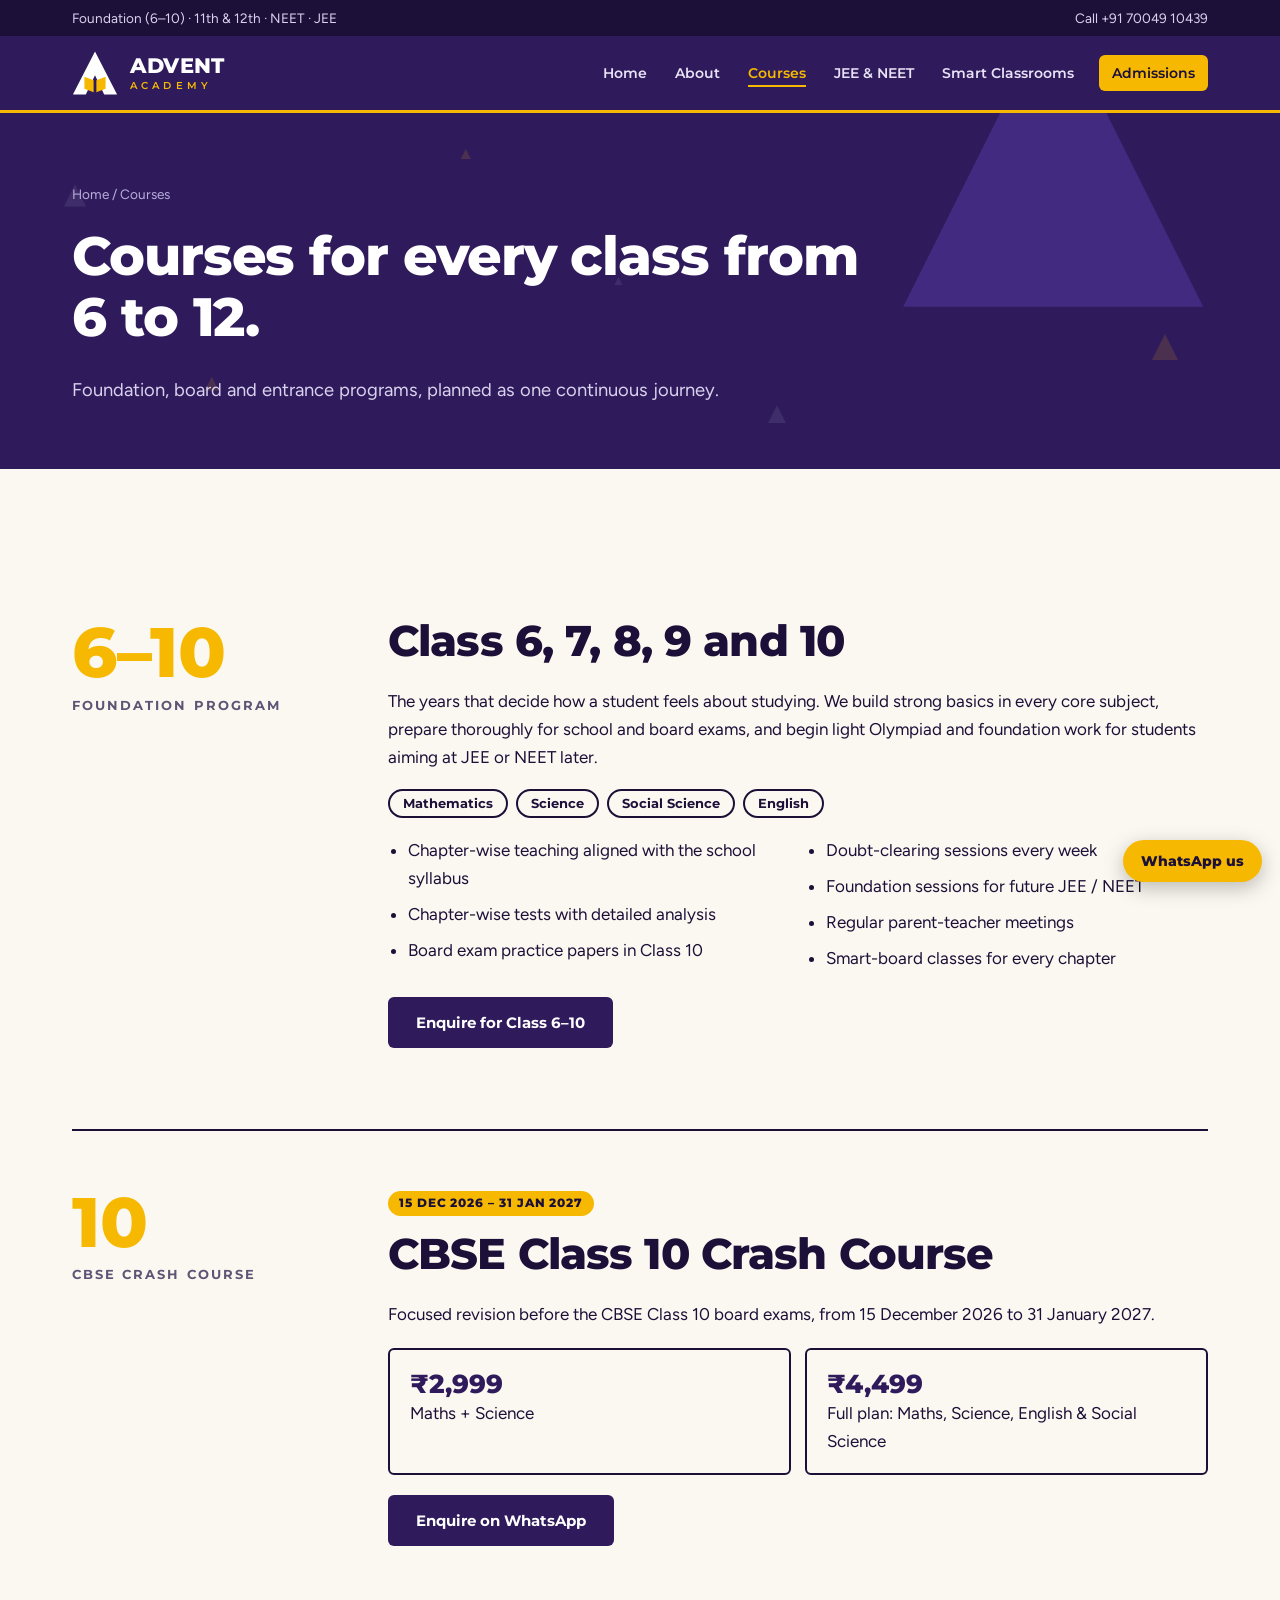
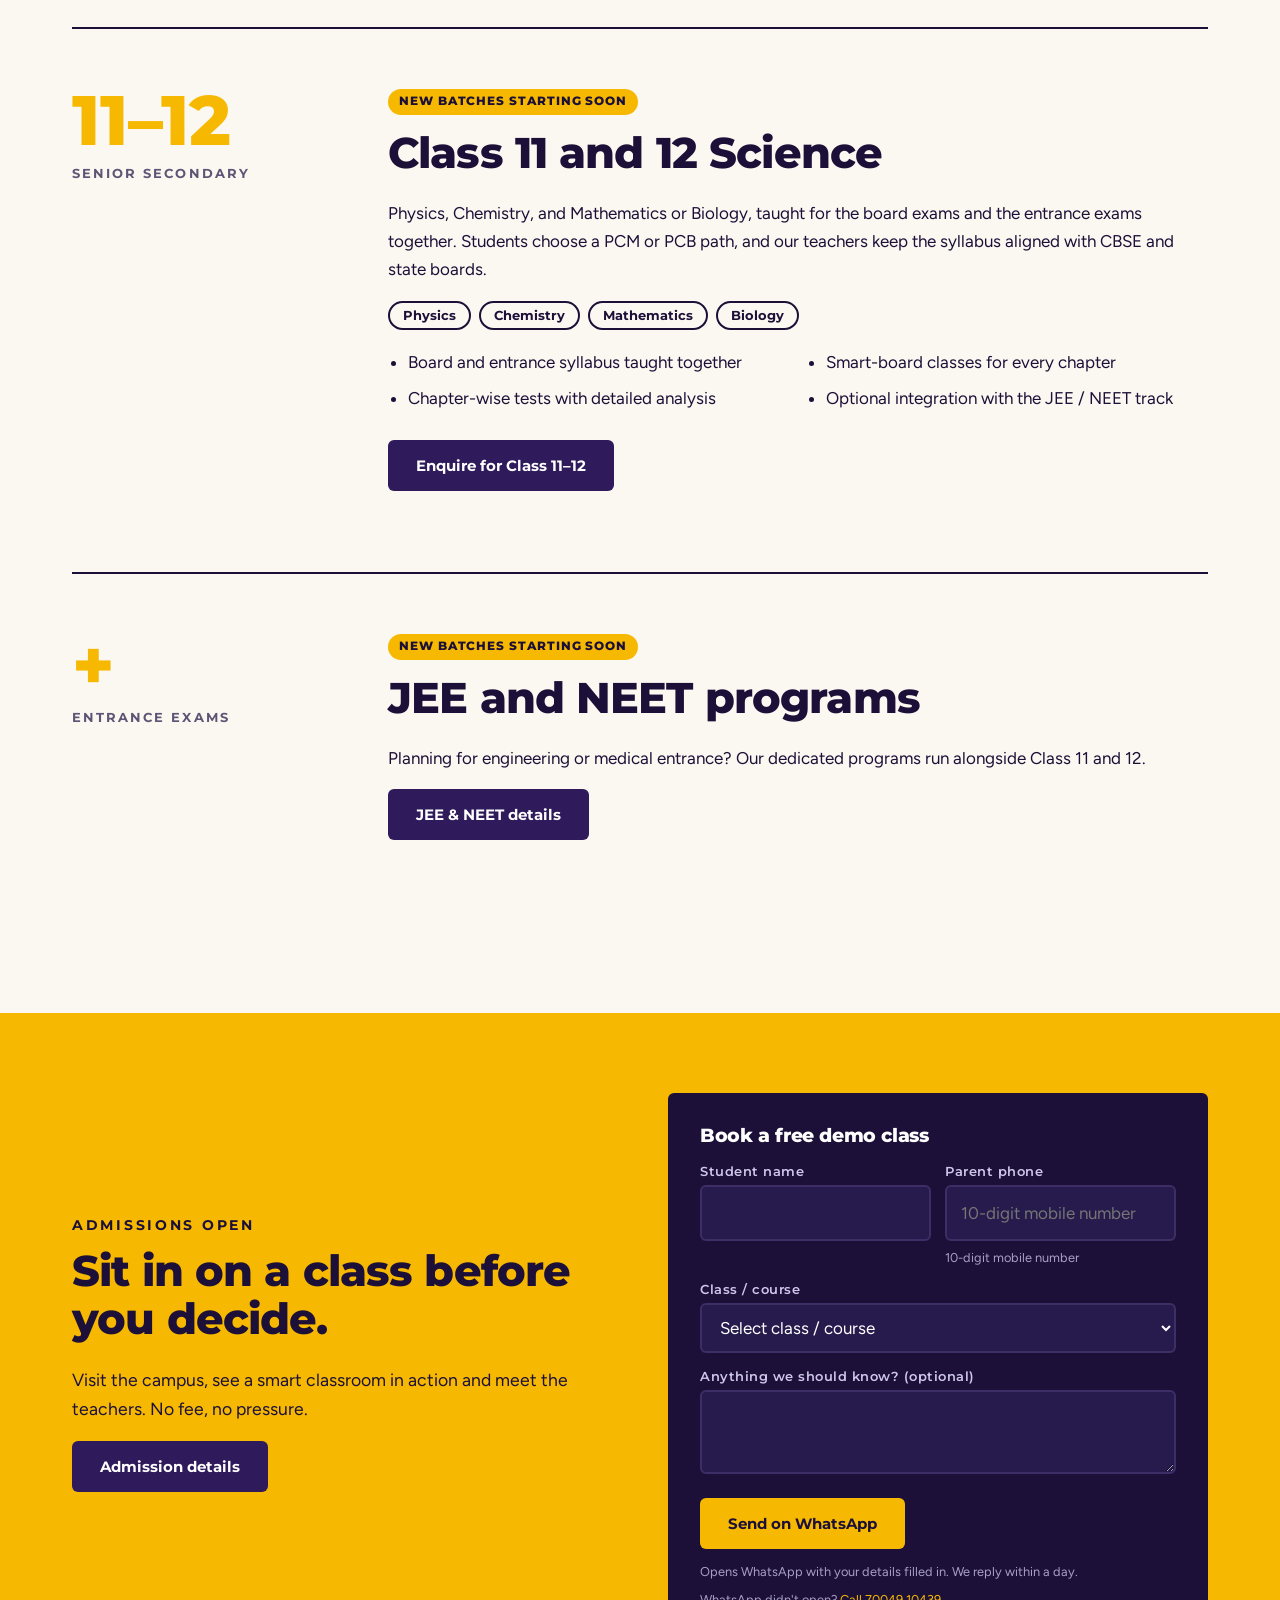
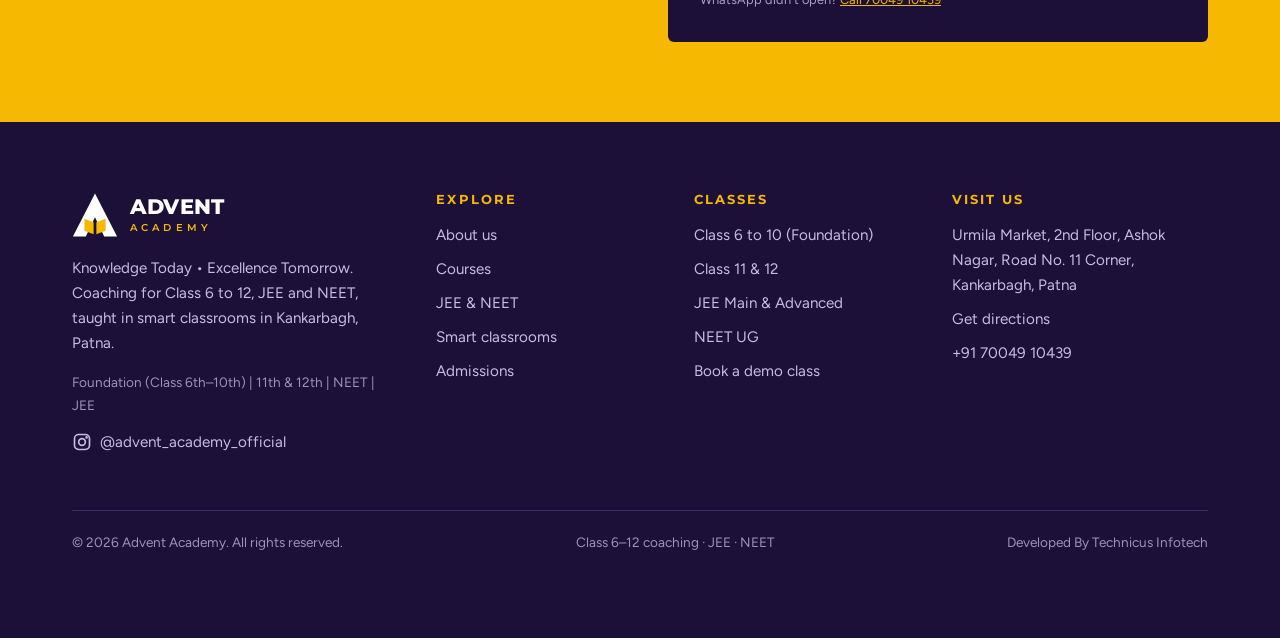
<file: courses.html>
<!doctype html>
<html lang="en-IN"><head>
<meta charset="utf-8"><meta name="viewport" content="width=device-width,initial-scale=1">
<title>Courses: Class 6 to 12, JEE &amp; NEET Coaching | Advent Academy</title>
<meta name="description" content="Explore Advent Academy courses in Kankarbagh, Patna: Foundation for Class 6–10, Science for Class 11–12 (PCM and PCB), JEE and NEET programs, and a CBSE Class 10 crash course.">
<link rel="canonical" href="https://www.adventacademy.in/courses.html">
<meta name="theme-color" content="#2f1b5c">
<meta property="og:type" content="website"><meta property="og:site_name" content="Advent Academy"><meta property="og:title" content="Courses: Class 6 to 12, JEE &amp; NEET Coaching | Advent Academy"><meta property="og:description" content="Explore Advent Academy courses in Kankarbagh, Patna: Foundation for Class 6–10, Science for Class 11–12 (PCM and PCB), JEE and NEET programs, and a CBSE Class 10 crash course."><meta property="og:url" content="https://www.adventacademy.in/courses.html"><meta property="og:image" content="https://www.adventacademy.in/img/og.png"><meta property="og:locale" content="en_IN">
<meta name="twitter:card" content="summary_large_image">
<link rel="icon" href="favicon.ico" sizes="32x32"><link rel="icon" href="img/favicon.svg" type="image/svg+xml"><link rel="apple-touch-icon" href="apple-touch-icon.png">
<link rel="preconnect" href="https://fonts.googleapis.com"><link rel="preconnect" href="https://fonts.gstatic.com" crossorigin>
<link href="https://fonts.googleapis.com/css2?family=Figtree:wght@400;500;600;700&family=Montserrat:wght@600;700;800&display=swap" rel="stylesheet">
<link rel="stylesheet" href="css/style.css">
<script type="application/ld+json">{"@context": "https://schema.org", "@type": ["EducationalOrganization", "LocalBusiness"], "name": "Advent Academy", "url": "https://www.adventacademy.in/", "logo": "https://www.adventacademy.in/apple-touch-icon.png", "image": "https://www.adventacademy.in/img/og.png", "slogan": "Knowledge Today • Excellence Tomorrow.", "telephone": "+917004910439", "description": "Coaching institute in Kankarbagh, Patna for Class 6 to 12, JEE and NEET, with smart-board classes and chapter-wise tests.", "address": {"@type": "PostalAddress", "streetAddress": "Urmila Market, 2nd Floor, Ashok Nagar, Road No. 11 Corner", "addressLocality": "Kankarbagh, Patna", "addressRegion": "Bihar", "addressCountry": "IN"}, "areaServed": "Patna", "knowsAbout": ["Class 6-12 coaching", "JEE Main", "JEE Advanced", "NEET UG"], "sameAs": ["https://www.instagram.com/advent_academy_official/"]}</script>
</head><body>
<a class="skip" href="#main">Skip to content</a>
<div class="top"><div class="wrap"><span>Foundation (6–10) · 11th &amp; 12th · NEET · JEE</span><span><a href="tel:+917004910439">Call +91 70049 10439</a></span></div></div>
<header class="site"><div class="wrap">
<a class="brand" href="index.html" aria-label="Advent Academy home"><svg viewBox="0 0 100 100" role="img" aria-label="Advent Academy logo"><path fill="#fff" d="M50 3 98 97H70L50 55 30 97H2Z"/><path fill="#f6b800" d="M27 58 47 66V92L27 84ZM73 58 53 66V92L73 84Z"/></svg><span><b>ADVENT</b><small>ACADEMY</small></span></a>
<a class="hcall" href="tel:+917004910439" aria-label="Call 70049 10439"><svg viewBox="0 0 24 24" fill="none" stroke="currentColor" stroke-width="2" stroke-linecap="round" stroke-linejoin="round" aria-hidden="true"><path d="M22 16.9v3a2 2 0 0 1-2.2 2 19.8 19.8 0 0 1-8.6-3.1 19.5 19.5 0 0 1-6-6A19.8 19.8 0 0 1 2.1 4.2 2 2 0 0 1 4.1 2h3a2 2 0 0 1 2 1.7c.1 1 .4 1.9.7 2.8a2 2 0 0 1-.5 2.1L8.1 9.9a16 16 0 0 0 6 6l1.3-1.3a2 2 0 0 1 2.1-.5c.9.3 1.8.6 2.8.7a2 2 0 0 1 1.7 2z"/></svg></a><button class="burger" aria-expanded="false" aria-controls="nav">Menu</button>
<nav class="main" id="nav" aria-label="Main"><ul><li><a href="index.html">Home</a></li><li><a href="about.html">About</a></li><li><a href="courses.html" aria-current="page">Courses</a></li><li><a href="jee-neet.html">JEE &amp; NEET</a></li><li><a href="smart-classrooms.html">Smart Classrooms</a></li><li><a class="cta" href="admissions.html">Admissions</a></li><li class="m-only"><a class="mbtn" href="tel:+917004910439">Call 70049 10439</a></li><li class="m-only"><a class="mbtn wa-m" href="https://wa.me/917004910439" target="_blank" rel="noopener">WhatsApp us</a></li></ul></nav>
</div></header>
<main id="main">
<section class="phead"><div class="wrap"><div class="crumbs"><a href="index.html">Home</a> / Courses</div><h1>Courses for every class from 6 to 12.</h1><p>Foundation, board and entrance programs, planned as one continuous journey.</p></div></section><section class="s"><div class="wrap">
<div class="courseblock" id="foundation"><div class="lab">6–10<small>Foundation program</small></div><div>
<h2>Class 6, 7, 8, 9 and 10</h2><p>The years that decide how a student feels about studying. We build strong basics in every core subject, prepare thoroughly for school and board exams, and begin light Olympiad and foundation work for students aiming at JEE or NEET later.</p>
<div class="chips"><span>Mathematics</span><span>Science</span><span>Social Science</span><span>English</span></div>
<ul class="cols2"><li>Chapter-wise teaching aligned with the school syllabus</li><li>Chapter-wise tests with detailed analysis</li><li>Board exam practice papers in Class 10</li><li>Doubt-clearing sessions every week</li><li>Foundation sessions for future JEE / NEET</li><li>Regular parent-teacher meetings</li><li>Smart-board classes for every chapter</li></ul>
<p style="margin-top:20px"><a class="btn dark" href="admissions.html">Enquire for Class 6–10</a></p></div></div>
<div class="courseblock" id="crash" data-until="2027-01-31"><div class="lab">10<small>CBSE crash course</small></div><div><span class="badge">15 Dec 2026 – 31 Jan 2027</span><h2>CBSE Class 10 Crash Course</h2><p>Focused revision before the CBSE Class 10 board exams, from 15 December 2026 to 31 January 2027.</p><ul class="plans"><li><b>₹2,999</b>Maths + Science</li><li><b>₹4,499</b>Full plan: Maths, Science, English &amp; Social Science</li></ul><p style="margin-top:20px"><a class="btn dark" href="https://wa.me/917004910439?text=Hi%2C%20I%20want%20details%20of%20the%20Class%2010%20Crash%20Course" target="_blank" rel="noopener">Enquire on WhatsApp</a></p></div></div>
<div class="courseblock" id="senior"><div class="lab">11–12<small>Senior secondary</small></div><div>
<span class="badge">New batches starting soon</span><h2>Class 11 and 12 Science</h2><p>Physics, Chemistry, and Mathematics or Biology, taught for the board exams and the entrance exams together. Students choose a PCM or PCB path, and our teachers keep the syllabus aligned with CBSE and state boards.</p>
<div class="chips"><span>Physics</span><span>Chemistry</span><span>Mathematics</span><span>Biology</span></div>
<ul class="cols2"><li>Board and entrance syllabus taught together</li><li>Chapter-wise tests with detailed analysis</li><li>Smart-board classes for every chapter</li><li>Optional integration with the JEE / NEET track</li></ul>
<p style="margin-top:20px"><a class="btn dark" href="admissions.html">Enquire for Class 11–12</a></p></div></div>
<div class="courseblock"><div class="lab">+<small>Entrance exams</small></div><div><span class="badge">New batches starting soon</span><h2>JEE and NEET programs</h2><p>Planning for engineering or medical entrance? Our dedicated programs run alongside Class 11 and 12.</p><p><a class="btn dark" href="jee-neet.html">JEE &amp; NEET details</a></p></div></div>
</div></section><section class="cta-band"><div class="wrap"><div><div class="kicker" style="color:var(--ink)">Admissions open</div><h2>Sit in on a class before you decide.</h2><p>Visit the campus, see a smart classroom in action and meet the teachers. No fee, no pressure.</p><p><a class="btn dark" href="admissions.html">Admission details</a></p></div><form class="enq" aria-label="Enquiry form"><h3>Book a free demo class</h3>
<div class="two"><div><label for="name">Student name</label><input id="name" name="name" required autocomplete="name"></div>
<div><label for="phone">Parent phone</label><input id="phone" name="phone" type="tel" inputmode="numeric" maxlength="16" placeholder="10-digit mobile number" required autocomplete="tel" aria-describedby="phone-help phone-err"><small class="help" id="phone-help">10-digit mobile number</small><small class="err" id="phone-err" hidden>Please enter a valid 10-digit mobile number.</small></div></div>
<label for="course">Class / course</label><select id="course" name="course" required><option value="" disabled selected>Select class / course</option><option>Class 6</option><option>Class 7</option><option>Class 8</option><option>Class 9</option><option>Class 10</option><option data-until="2027-01-31">Class 10 Crash Course</option><option>Class 11</option><option>Class 12</option><option>JEE (Main &amp; Advanced)</option><option>NEET (UG)</option></select>
<label for="note">Anything we should know? (optional)</label><textarea id="note" name="note" rows="2"></textarea>
<button class="btn gold" type="submit">Send on WhatsApp</button><small>Opens WhatsApp with your details filled in. We reply within a day.</small><small class="fallback">WhatsApp didn't open? <a href="tel:+917004910439">Call 70049 10439</a></small><p class="thanks" role="status" hidden>Thank you! WhatsApp should now be open with your details. Press send there and we will reply within a day.</p></form></div></section>
</main>
<footer class="site"><div class="wrap"><div class="fgrid">
<div><a class="brand" href="index.html"><svg viewBox="0 0 100 100" role="img" aria-label="Advent Academy logo"><path fill="#fff" d="M50 3 98 97H70L50 55 30 97H2Z"/><path fill="#f6b800" d="M27 58 47 66V92L27 84ZM73 58 53 66V92L73 84Z"/></svg><span><b>ADVENT</b><small>ACADEMY</small></span></a><p style="margin-top:18px">Knowledge Today • Excellence Tomorrow.<br>Coaching for Class 6 to 12, JEE and NEET, taught in smart classrooms in Kankarbagh, Patna.</p><p class="fprog">Foundation (Class 6th–10th) | 11th &amp; 12th | NEET | JEE</p><a class="ig" href="https://www.instagram.com/advent_academy_official/" target="_blank" rel="noopener"><svg viewBox="0 0 24 24" fill="none" stroke="currentColor" stroke-width="2" stroke-linecap="round" aria-hidden="true"><rect x="3" y="3" width="18" height="18" rx="5"/><circle cx="12" cy="12" r="4"/><circle cx="17.5" cy="6.5" r=".6" fill="currentColor"/></svg>@advent_academy_official</a></div>
<div><h4>Explore</h4><ul><li><a href="about.html">About us</a></li><li><a href="courses.html">Courses</a></li><li><a href="jee-neet.html">JEE &amp; NEET</a></li><li><a href="smart-classrooms.html">Smart classrooms</a></li><li><a href="admissions.html">Admissions</a></li></ul></div>
<div><h4>Classes</h4><ul><li><a href="courses.html#foundation">Class 6 to 10 (Foundation)</a></li><li><a href="courses.html#senior">Class 11 &amp; 12</a></li><li><a href="jee-neet.html#jee">JEE Main &amp; Advanced</a></li><li><a href="jee-neet.html#neet">NEET UG</a></li><li><a href="admissions.html">Book a demo class</a></li></ul></div>
<div><h4>Visit us</h4><ul><li>Urmila Market, 2nd Floor, Ashok Nagar, Road No. 11 Corner, Kankarbagh, Patna</li><li><a href="https://www.google.com/maps/search/?api=1&amp;query=Urmila+Market+Ashok+Nagar+Road+No+11+Kankarbagh+Patna" target="_blank" rel="noopener">Get directions</a></li><li><a href="tel:+917004910439">+91 70049 10439</a></li></ul></div>
</div><div class="fbase"><span>© 2026 Advent Academy. All rights reserved.</span><span>Class 6–12 coaching · JEE · NEET</span><span>Developed By <a href="https://technicusinfotech.com" target="_blank" rel="noopener">Technicus Infotech</a></span></div></div></footer>
<div class="actbar"><a class="call" href="tel:+917004910439"><svg viewBox="0 0 24 24" fill="none" stroke="currentColor" stroke-width="2" stroke-linecap="round" stroke-linejoin="round" aria-hidden="true"><path d="M22 16.9v3a2 2 0 0 1-2.2 2 19.8 19.8 0 0 1-8.6-3.1 19.5 19.5 0 0 1-6-6A19.8 19.8 0 0 1 2.1 4.2 2 2 0 0 1 4.1 2h3a2 2 0 0 1 2 1.7c.1 1 .4 1.9.7 2.8a2 2 0 0 1-.5 2.1L8.1 9.9a16 16 0 0 0 6 6l1.3-1.3a2 2 0 0 1 2.1-.5c.9.3 1.8.6 2.8.7a2 2 0 0 1 1.7 2z"/></svg>Call</a><a class="wa" href="https://wa.me/917004910439" target="_blank" rel="noopener">WhatsApp<span class="full"> us</span></a></div>
<script src="js/main.js" defer></script>
</body></html>
</file>
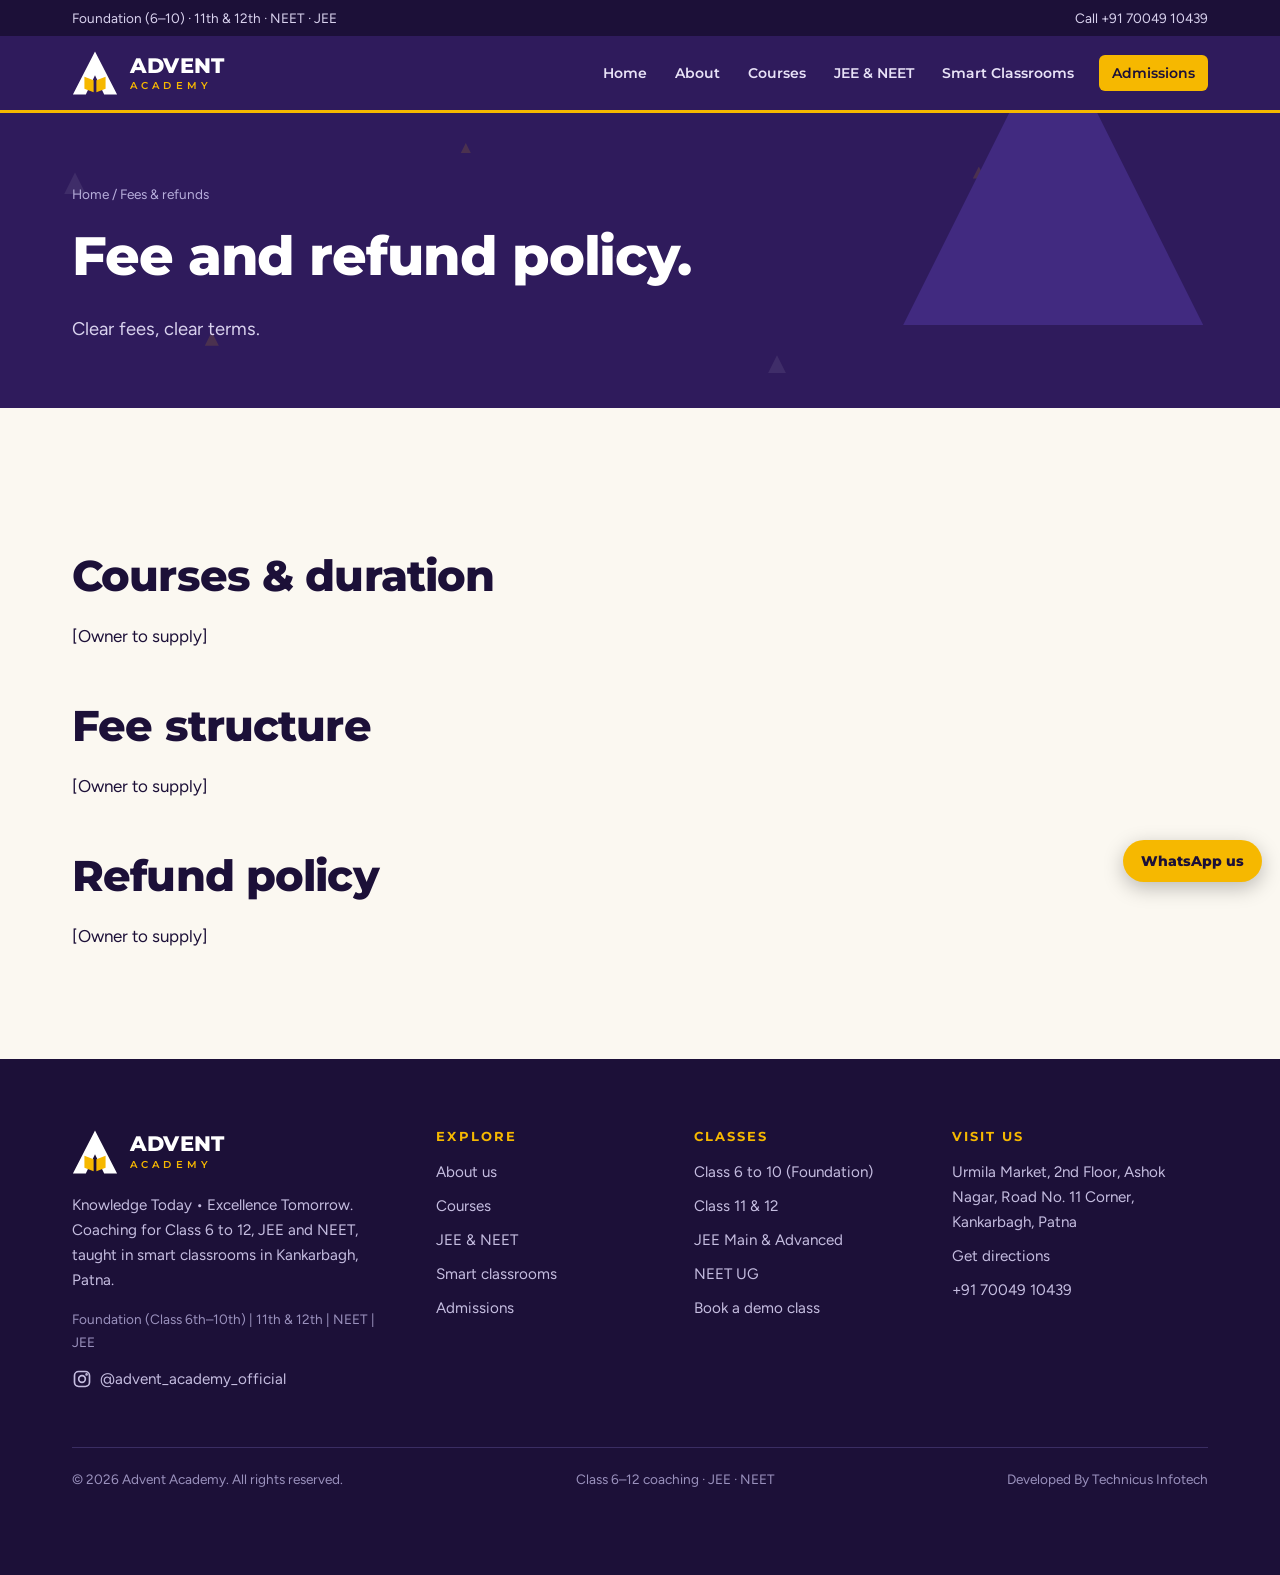
<file: fees-and-refund.html>
<!doctype html>
<html lang="en-IN"><head>
<meta charset="utf-8"><meta name="viewport" content="width=device-width,initial-scale=1">
<title>Fee and Refund Policy | Advent Academy</title>
<meta name="description" content="Courses and duration, fee structure and refund policy at Advent Academy, Kankarbagh, Patna.">
<link rel="canonical" href="https://www.adventacademy.in/fees-and-refund.html">
<meta name="robots" content="noindex">
<meta name="theme-color" content="#2f1b5c">
<meta property="og:type" content="website"><meta property="og:site_name" content="Advent Academy"><meta property="og:title" content="Fee and Refund Policy | Advent Academy"><meta property="og:description" content="Courses and duration, fee structure and refund policy at Advent Academy, Kankarbagh, Patna."><meta property="og:url" content="https://www.adventacademy.in/fees-and-refund.html"><meta property="og:image" content="https://www.adventacademy.in/img/og.png"><meta property="og:locale" content="en_IN">
<meta name="twitter:card" content="summary_large_image">
<link rel="icon" href="favicon.ico" sizes="32x32"><link rel="icon" href="img/favicon.svg" type="image/svg+xml"><link rel="apple-touch-icon" href="apple-touch-icon.png">
<link rel="preconnect" href="https://fonts.googleapis.com"><link rel="preconnect" href="https://fonts.gstatic.com" crossorigin>
<link href="https://fonts.googleapis.com/css2?family=Figtree:wght@400;500;600;700&family=Montserrat:wght@600;700;800&display=swap" rel="stylesheet">
<link rel="stylesheet" href="css/style.css">
<script type="application/ld+json">{"@context": "https://schema.org", "@type": ["EducationalOrganization", "LocalBusiness"], "name": "Advent Academy", "url": "https://www.adventacademy.in/", "logo": "https://www.adventacademy.in/apple-touch-icon.png", "image": "https://www.adventacademy.in/img/og.png", "slogan": "Knowledge Today • Excellence Tomorrow.", "telephone": "+917004910439", "description": "Coaching institute in Kankarbagh, Patna for Class 6 to 12, JEE and NEET, with smart-board classes and chapter-wise tests.", "address": {"@type": "PostalAddress", "streetAddress": "Urmila Market, 2nd Floor, Ashok Nagar, Road No. 11 Corner", "addressLocality": "Kankarbagh, Patna", "addressRegion": "Bihar", "addressCountry": "IN"}, "areaServed": "Patna", "knowsAbout": ["Class 6-12 coaching", "JEE Main", "JEE Advanced", "NEET UG"], "sameAs": ["https://www.instagram.com/advent_academy_official/"]}</script>
</head><body>
<a class="skip" href="#main">Skip to content</a>
<div class="top"><div class="wrap"><span>Foundation (6–10) · 11th &amp; 12th · NEET · JEE</span><span><a href="tel:+917004910439">Call +91 70049 10439</a></span></div></div>
<header class="site"><div class="wrap">
<a class="brand" href="index.html" aria-label="Advent Academy home"><svg viewBox="0 0 100 100" role="img" aria-label="Advent Academy logo"><path fill="#fff" d="M50 3 98 97H70L50 55 30 97H2Z"/><path fill="#f6b800" d="M27 58 47 66V92L27 84ZM73 58 53 66V92L73 84Z"/></svg><span><b>ADVENT</b><small>ACADEMY</small></span></a>
<a class="hcall" href="tel:+917004910439" aria-label="Call 70049 10439"><svg viewBox="0 0 24 24" fill="none" stroke="currentColor" stroke-width="2" stroke-linecap="round" stroke-linejoin="round" aria-hidden="true"><path d="M22 16.9v3a2 2 0 0 1-2.2 2 19.8 19.8 0 0 1-8.6-3.1 19.5 19.5 0 0 1-6-6A19.8 19.8 0 0 1 2.1 4.2 2 2 0 0 1 4.1 2h3a2 2 0 0 1 2 1.7c.1 1 .4 1.9.7 2.8a2 2 0 0 1-.5 2.1L8.1 9.9a16 16 0 0 0 6 6l1.3-1.3a2 2 0 0 1 2.1-.5c.9.3 1.8.6 2.8.7a2 2 0 0 1 1.7 2z"/></svg></a><button class="burger" aria-expanded="false" aria-controls="nav">Menu</button>
<nav class="main" id="nav" aria-label="Main"><ul><li><a href="index.html">Home</a></li><li><a href="about.html">About</a></li><li><a href="courses.html">Courses</a></li><li><a href="jee-neet.html">JEE &amp; NEET</a></li><li><a href="smart-classrooms.html">Smart Classrooms</a></li><li><a class="cta" href="admissions.html">Admissions</a></li><li class="m-only"><a class="mbtn" href="tel:+917004910439">Call 70049 10439</a></li><li class="m-only"><a class="mbtn wa-m" href="https://wa.me/917004910439" target="_blank" rel="noopener">WhatsApp us</a></li></ul></nav>
</div></header>
<main id="main">
<section class="phead"><div class="wrap"><div class="crumbs"><a href="index.html">Home</a> / Fees &amp; refunds</div><h1>Fee and refund policy.</h1><p>Clear fees, clear terms.</p></div></section><section class="s"><div class="wrap policy"><h2>Courses &amp; duration</h2><p>[Owner to supply]</p><h2>Fee structure</h2><p>[Owner to supply]</p><h2>Refund policy</h2><p>[Owner to supply]</p></div></section>
</main>
<footer class="site"><div class="wrap"><div class="fgrid">
<div><a class="brand" href="index.html"><svg viewBox="0 0 100 100" role="img" aria-label="Advent Academy logo"><path fill="#fff" d="M50 3 98 97H70L50 55 30 97H2Z"/><path fill="#f6b800" d="M27 58 47 66V92L27 84ZM73 58 53 66V92L73 84Z"/></svg><span><b>ADVENT</b><small>ACADEMY</small></span></a><p style="margin-top:18px">Knowledge Today • Excellence Tomorrow.<br>Coaching for Class 6 to 12, JEE and NEET, taught in smart classrooms in Kankarbagh, Patna.</p><p class="fprog">Foundation (Class 6th–10th) | 11th &amp; 12th | NEET | JEE</p><a class="ig" href="https://www.instagram.com/advent_academy_official/" target="_blank" rel="noopener"><svg viewBox="0 0 24 24" fill="none" stroke="currentColor" stroke-width="2" stroke-linecap="round" aria-hidden="true"><rect x="3" y="3" width="18" height="18" rx="5"/><circle cx="12" cy="12" r="4"/><circle cx="17.5" cy="6.5" r=".6" fill="currentColor"/></svg>@advent_academy_official</a></div>
<div><h4>Explore</h4><ul><li><a href="about.html">About us</a></li><li><a href="courses.html">Courses</a></li><li><a href="jee-neet.html">JEE &amp; NEET</a></li><li><a href="smart-classrooms.html">Smart classrooms</a></li><li><a href="admissions.html">Admissions</a></li></ul></div>
<div><h4>Classes</h4><ul><li><a href="courses.html#foundation">Class 6 to 10 (Foundation)</a></li><li><a href="courses.html#senior">Class 11 &amp; 12</a></li><li><a href="jee-neet.html#jee">JEE Main &amp; Advanced</a></li><li><a href="jee-neet.html#neet">NEET UG</a></li><li><a href="admissions.html">Book a demo class</a></li></ul></div>
<div><h4>Visit us</h4><ul><li>Urmila Market, 2nd Floor, Ashok Nagar, Road No. 11 Corner, Kankarbagh, Patna</li><li><a href="https://www.google.com/maps/search/?api=1&amp;query=Urmila+Market+Ashok+Nagar+Road+No+11+Kankarbagh+Patna" target="_blank" rel="noopener">Get directions</a></li><li><a href="tel:+917004910439">+91 70049 10439</a></li></ul></div>
</div><div class="fbase"><span>© 2026 Advent Academy. All rights reserved.</span><span>Class 6–12 coaching · JEE · NEET</span><span>Developed By <a href="https://technicusinfotech.com" target="_blank" rel="noopener">Technicus Infotech</a></span></div></div></footer>
<div class="actbar"><a class="call" href="tel:+917004910439"><svg viewBox="0 0 24 24" fill="none" stroke="currentColor" stroke-width="2" stroke-linecap="round" stroke-linejoin="round" aria-hidden="true"><path d="M22 16.9v3a2 2 0 0 1-2.2 2 19.8 19.8 0 0 1-8.6-3.1 19.5 19.5 0 0 1-6-6A19.8 19.8 0 0 1 2.1 4.2 2 2 0 0 1 4.1 2h3a2 2 0 0 1 2 1.7c.1 1 .4 1.9.7 2.8a2 2 0 0 1-.5 2.1L8.1 9.9a16 16 0 0 0 6 6l1.3-1.3a2 2 0 0 1 2.1-.5c.9.3 1.8.6 2.8.7a2 2 0 0 1 1.7 2z"/></svg>Call</a><a class="wa" href="https://wa.me/917004910439" target="_blank" rel="noopener">WhatsApp<span class="full"> us</span></a></div>
<script src="js/main.js" defer></script>
</body></html>
</file>
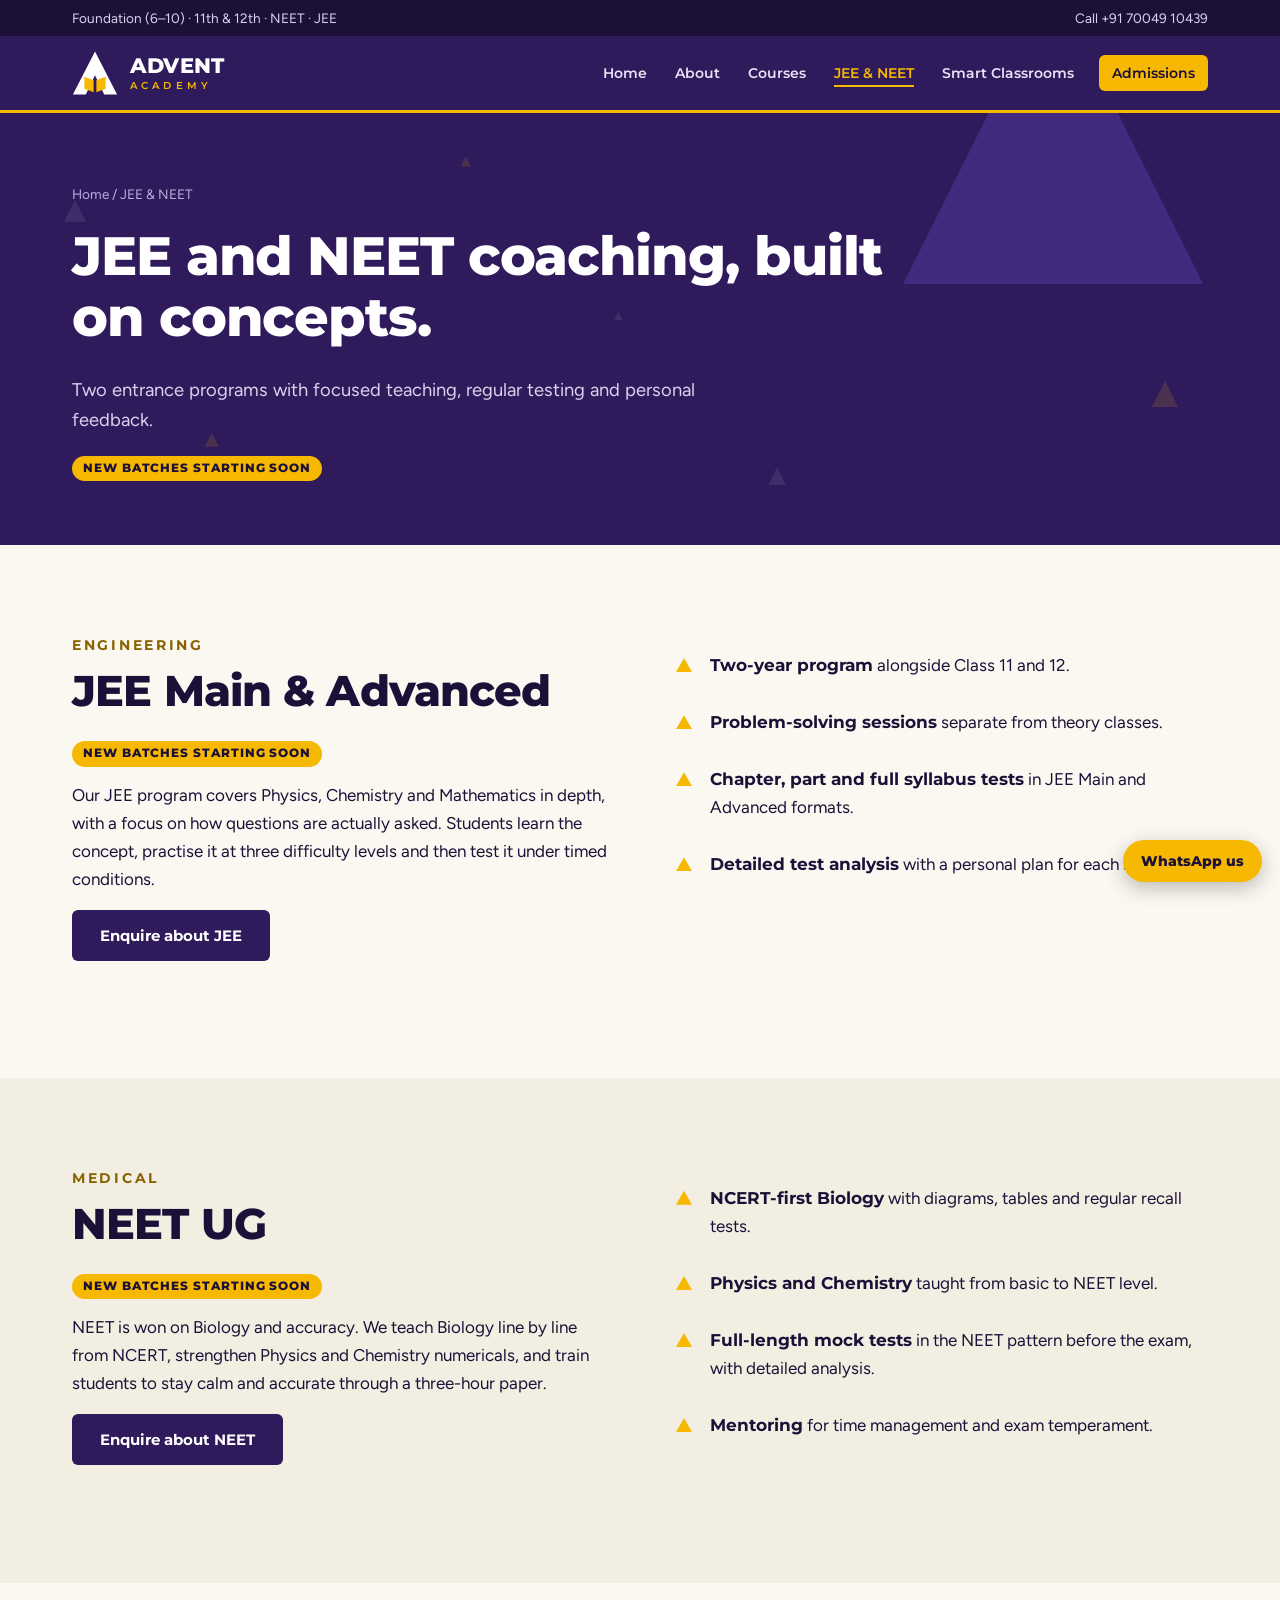
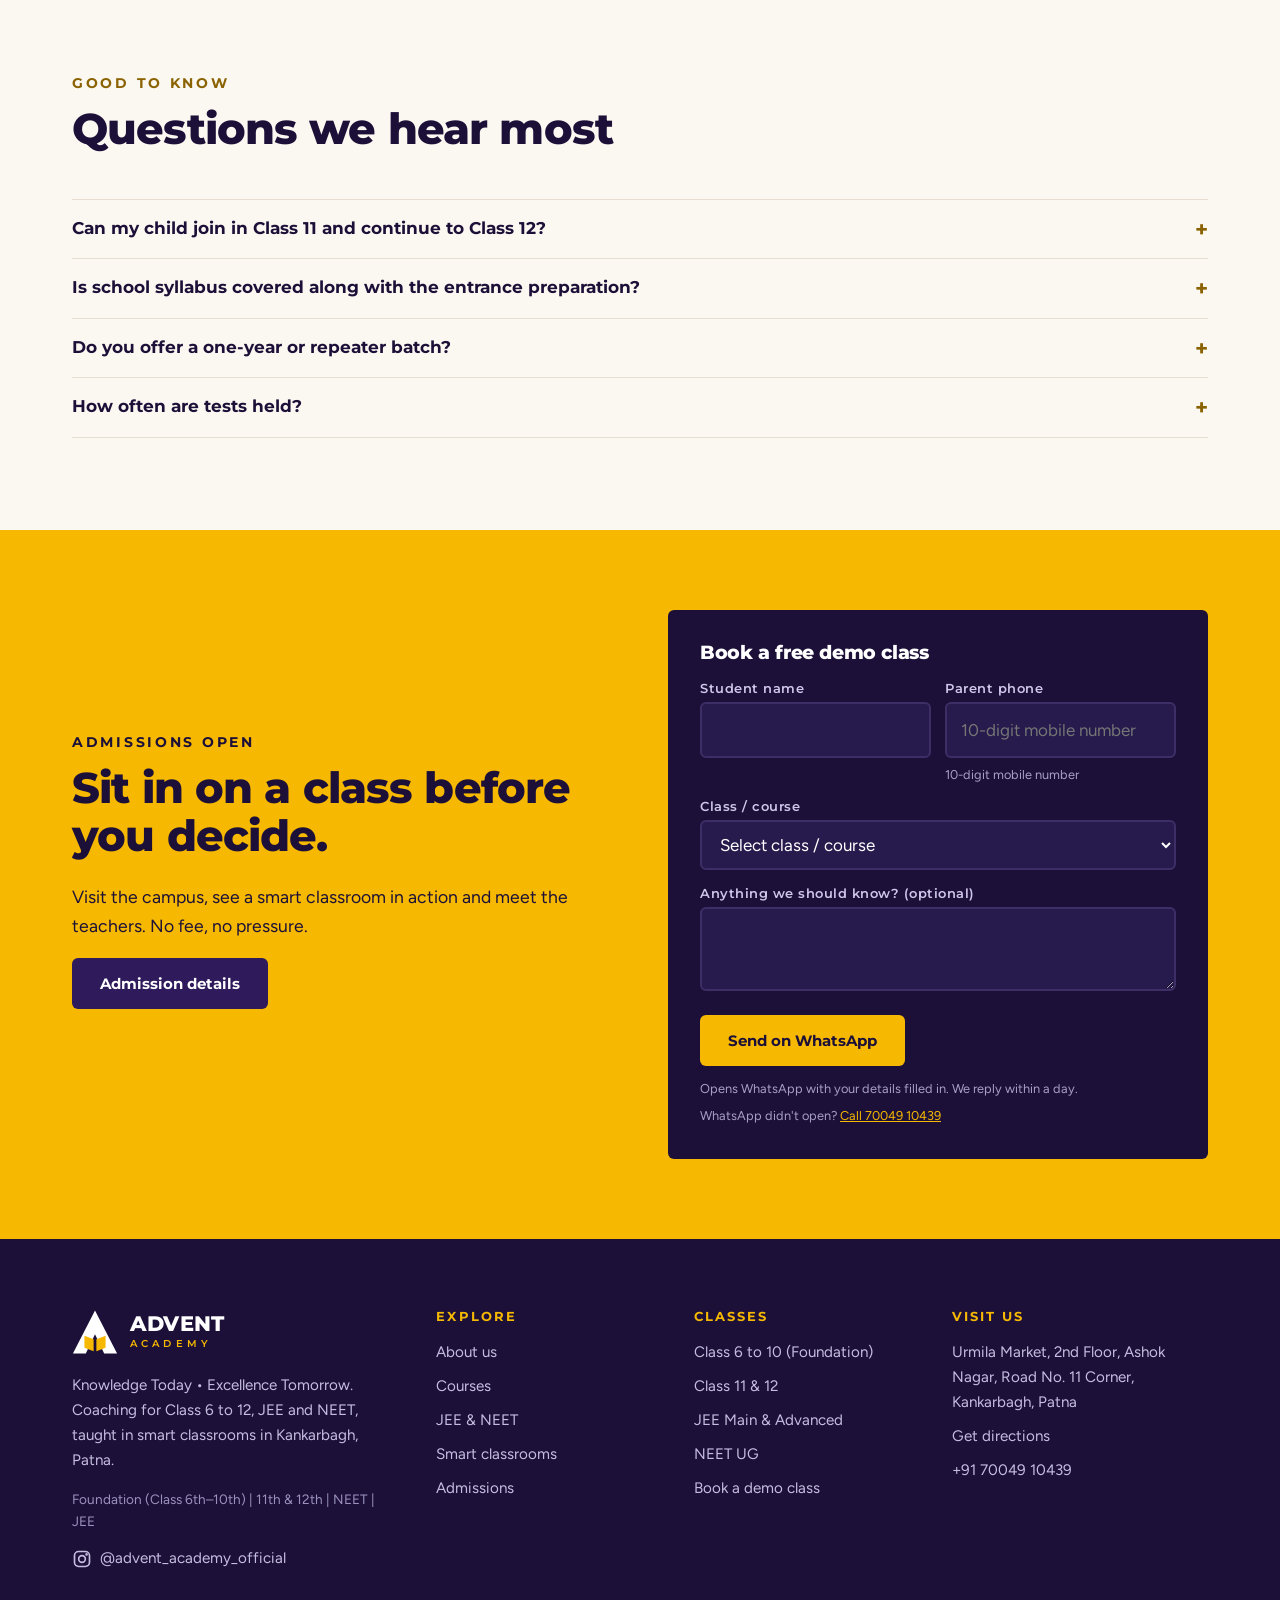
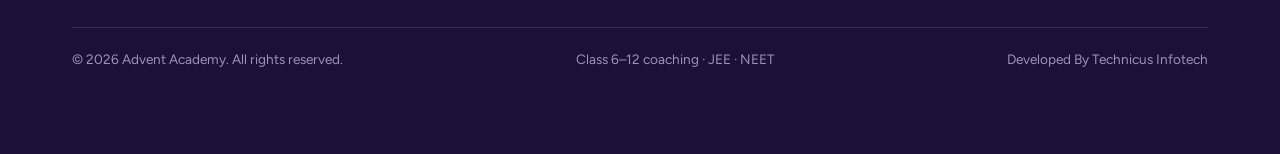
<file: jee-neet.html>
<!doctype html>
<html lang="en-IN"><head>
<meta charset="utf-8"><meta name="viewport" content="width=device-width,initial-scale=1">
<title>JEE Main, JEE Advanced &amp; NEET UG Coaching | Advent Academy</title>
<meta name="description" content="JEE and NEET coaching at Advent Academy, Kankarbagh, Patna: concept-first teaching, chapter-wise tests with detailed analysis and full-length mock tests. New batches starting soon.">
<link rel="canonical" href="https://www.adventacademy.in/jee-neet.html">
<meta name="theme-color" content="#2f1b5c">
<meta property="og:type" content="website"><meta property="og:site_name" content="Advent Academy"><meta property="og:title" content="JEE Main, JEE Advanced &amp; NEET UG Coaching | Advent Academy"><meta property="og:description" content="JEE and NEET coaching at Advent Academy, Kankarbagh, Patna: concept-first teaching, chapter-wise tests with detailed analysis and full-length mock tests. New batches starting soon."><meta property="og:url" content="https://www.adventacademy.in/jee-neet.html"><meta property="og:image" content="https://www.adventacademy.in/img/og.png"><meta property="og:locale" content="en_IN">
<meta name="twitter:card" content="summary_large_image">
<link rel="icon" href="favicon.ico" sizes="32x32"><link rel="icon" href="img/favicon.svg" type="image/svg+xml"><link rel="apple-touch-icon" href="apple-touch-icon.png">
<link rel="preconnect" href="https://fonts.googleapis.com"><link rel="preconnect" href="https://fonts.gstatic.com" crossorigin>
<link href="https://fonts.googleapis.com/css2?family=Figtree:wght@400;500;600;700&family=Montserrat:wght@600;700;800&display=swap" rel="stylesheet">
<link rel="stylesheet" href="css/style.css">
<script type="application/ld+json">{"@context": "https://schema.org", "@type": ["EducationalOrganization", "LocalBusiness"], "name": "Advent Academy", "url": "https://www.adventacademy.in/", "logo": "https://www.adventacademy.in/apple-touch-icon.png", "image": "https://www.adventacademy.in/img/og.png", "slogan": "Knowledge Today • Excellence Tomorrow.", "telephone": "+917004910439", "description": "Coaching institute in Kankarbagh, Patna for Class 6 to 12, JEE and NEET, with smart-board classes and chapter-wise tests.", "address": {"@type": "PostalAddress", "streetAddress": "Urmila Market, 2nd Floor, Ashok Nagar, Road No. 11 Corner", "addressLocality": "Kankarbagh, Patna", "addressRegion": "Bihar", "addressCountry": "IN"}, "areaServed": "Patna", "knowsAbout": ["Class 6-12 coaching", "JEE Main", "JEE Advanced", "NEET UG"], "sameAs": ["https://www.instagram.com/advent_academy_official/"]}</script><script type="application/ld+json">{"@context": "https://schema.org", "@type": "FAQPage", "mainEntity": [{"@type": "Question", "name": "Can my child join in Class 11 and continue to Class 12?", "acceptedAnswer": {"@type": "Answer", "text": "Yes. Students can join in Class 11 and continue to Class 12. Enquire early for the new batch."}}, {"@type": "Question", "name": "Is school syllabus covered along with the entrance preparation?", "acceptedAnswer": {"@type": "Answer", "text": "Yes. Board and entrance topics are taught together."}}, {"@type": "Question", "name": "How often are tests held?", "acceptedAnswer": {"@type": "Answer", "text": "Chapter-wise tests with detailed analysis, plus full-length mocks before the exam."}}]}</script>
</head><body>
<a class="skip" href="#main">Skip to content</a>
<div class="top"><div class="wrap"><span>Foundation (6–10) · 11th &amp; 12th · NEET · JEE</span><span><a href="tel:+917004910439">Call +91 70049 10439</a></span></div></div>
<header class="site"><div class="wrap">
<a class="brand" href="index.html" aria-label="Advent Academy home"><svg viewBox="0 0 100 100" role="img" aria-label="Advent Academy logo"><path fill="#fff" d="M50 3 98 97H70L50 55 30 97H2Z"/><path fill="#f6b800" d="M27 58 47 66V92L27 84ZM73 58 53 66V92L73 84Z"/></svg><span><b>ADVENT</b><small>ACADEMY</small></span></a>
<a class="hcall" href="tel:+917004910439" aria-label="Call 70049 10439"><svg viewBox="0 0 24 24" fill="none" stroke="currentColor" stroke-width="2" stroke-linecap="round" stroke-linejoin="round" aria-hidden="true"><path d="M22 16.9v3a2 2 0 0 1-2.2 2 19.8 19.8 0 0 1-8.6-3.1 19.5 19.5 0 0 1-6-6A19.8 19.8 0 0 1 2.1 4.2 2 2 0 0 1 4.1 2h3a2 2 0 0 1 2 1.7c.1 1 .4 1.9.7 2.8a2 2 0 0 1-.5 2.1L8.1 9.9a16 16 0 0 0 6 6l1.3-1.3a2 2 0 0 1 2.1-.5c.9.3 1.8.6 2.8.7a2 2 0 0 1 1.7 2z"/></svg></a><button class="burger" aria-expanded="false" aria-controls="nav">Menu</button>
<nav class="main" id="nav" aria-label="Main"><ul><li><a href="index.html">Home</a></li><li><a href="about.html">About</a></li><li><a href="courses.html">Courses</a></li><li><a href="jee-neet.html" aria-current="page">JEE &amp; NEET</a></li><li><a href="smart-classrooms.html">Smart Classrooms</a></li><li><a class="cta" href="admissions.html">Admissions</a></li><li class="m-only"><a class="mbtn" href="tel:+917004910439">Call 70049 10439</a></li><li class="m-only"><a class="mbtn wa-m" href="https://wa.me/917004910439" target="_blank" rel="noopener">WhatsApp us</a></li></ul></nav>
</div></header>
<main id="main">
<section class="phead"><div class="wrap"><div class="crumbs"><a href="index.html">Home</a> / JEE &amp; NEET</div><h1>JEE and NEET coaching, built on concepts.</h1><p>Two entrance programs with focused teaching, regular testing and personal feedback.</p><span class="badge">New batches starting soon</span></div></section><section class="s" id="jee"><div class="wrap split top-al"><div><div class="kicker">Engineering</div><h2>JEE Main &amp; Advanced</h2><span class="badge">New batches starting soon</span><p>Our JEE program covers Physics, Chemistry and Mathematics in depth, with a focus on how questions are actually asked. Students learn the concept, practise it at three difficulty levels and then test it under timed conditions.</p><p><a class="btn dark" href="admissions.html">Enquire about JEE</a></p></div>
<ul class="ticks light" style="margin:0;color:var(--ink)"><li><b>Two-year program</b> alongside Class 11 and 12.</li><li><b>Problem-solving sessions</b> separate from theory classes.</li><li><b>Chapter, part and full syllabus tests</b> in JEE Main and Advanced formats.</li><li><b>Detailed test analysis</b> with a personal plan for each student.</li></ul></div></section>
<section class="s alt-bg" id="neet"><div class="wrap split top-al"><div><div class="kicker">Medical</div><h2>NEET UG</h2><span class="badge">New batches starting soon</span><p>NEET is won on Biology and accuracy. We teach Biology line by line from NCERT, strengthen Physics and Chemistry numericals, and train students to stay calm and accurate through a three-hour paper.</p><p><a class="btn dark" href="admissions.html">Enquire about NEET</a></p></div>
<ul class="ticks light" style="margin:0"><li><b>NCERT-first Biology</b> with diagrams, tables and regular recall tests.</li><li><b>Physics and Chemistry</b> taught from basic to NEET level.</li><li><b>Full-length mock tests</b> in the NEET pattern before the exam, with detailed analysis.</li><li><b>Mentoring</b> for time management and exam temperament.</li></ul></div></section>
<section class="s"><div class="wrap"><div class="sec-head"><div class="kicker">Good to know</div><h2>Questions we hear most</h2></div><div class="faq">
<details><summary>Can my child join in Class 11 and continue to Class 12?</summary><p>Yes. Students can join in Class 11 and continue to Class 12. Enquire early for the new batch.</p></details>
<details><summary>Is school syllabus covered along with the entrance preparation?</summary><p>Yes. Board and entrance topics are taught together, so students don't need a separate board tuition.</p></details>
<details><summary>Do you offer a one-year or repeater batch?</summary><p>Not yet. Contact us to be told when it opens.</p></details>
<details><summary>How often are tests held?</summary><p>Chapter-wise tests with detailed analysis, plus full-length mocks before the exam.</p></details>
</div></div></section><section class="cta-band"><div class="wrap"><div><div class="kicker" style="color:var(--ink)">Admissions open</div><h2>Sit in on a class before you decide.</h2><p>Visit the campus, see a smart classroom in action and meet the teachers. No fee, no pressure.</p><p><a class="btn dark" href="admissions.html">Admission details</a></p></div><form class="enq" aria-label="Enquiry form"><h3>Book a free demo class</h3>
<div class="two"><div><label for="name">Student name</label><input id="name" name="name" required autocomplete="name"></div>
<div><label for="phone">Parent phone</label><input id="phone" name="phone" type="tel" inputmode="numeric" maxlength="16" placeholder="10-digit mobile number" required autocomplete="tel" aria-describedby="phone-help phone-err"><small class="help" id="phone-help">10-digit mobile number</small><small class="err" id="phone-err" hidden>Please enter a valid 10-digit mobile number.</small></div></div>
<label for="course">Class / course</label><select id="course" name="course" required><option value="" disabled selected>Select class / course</option><option>Class 6</option><option>Class 7</option><option>Class 8</option><option>Class 9</option><option>Class 10</option><option data-until="2027-01-31">Class 10 Crash Course</option><option>Class 11</option><option>Class 12</option><option>JEE (Main &amp; Advanced)</option><option>NEET (UG)</option></select>
<label for="note">Anything we should know? (optional)</label><textarea id="note" name="note" rows="2"></textarea>
<button class="btn gold" type="submit">Send on WhatsApp</button><small>Opens WhatsApp with your details filled in. We reply within a day.</small><small class="fallback">WhatsApp didn't open? <a href="tel:+917004910439">Call 70049 10439</a></small><p class="thanks" role="status" hidden>Thank you! WhatsApp should now be open with your details. Press send there and we will reply within a day.</p></form></div></section>
</main>
<footer class="site"><div class="wrap"><div class="fgrid">
<div><a class="brand" href="index.html"><svg viewBox="0 0 100 100" role="img" aria-label="Advent Academy logo"><path fill="#fff" d="M50 3 98 97H70L50 55 30 97H2Z"/><path fill="#f6b800" d="M27 58 47 66V92L27 84ZM73 58 53 66V92L73 84Z"/></svg><span><b>ADVENT</b><small>ACADEMY</small></span></a><p style="margin-top:18px">Knowledge Today • Excellence Tomorrow.<br>Coaching for Class 6 to 12, JEE and NEET, taught in smart classrooms in Kankarbagh, Patna.</p><p class="fprog">Foundation (Class 6th–10th) | 11th &amp; 12th | NEET | JEE</p><a class="ig" href="https://www.instagram.com/advent_academy_official/" target="_blank" rel="noopener"><svg viewBox="0 0 24 24" fill="none" stroke="currentColor" stroke-width="2" stroke-linecap="round" aria-hidden="true"><rect x="3" y="3" width="18" height="18" rx="5"/><circle cx="12" cy="12" r="4"/><circle cx="17.5" cy="6.5" r=".6" fill="currentColor"/></svg>@advent_academy_official</a></div>
<div><h4>Explore</h4><ul><li><a href="about.html">About us</a></li><li><a href="courses.html">Courses</a></li><li><a href="jee-neet.html">JEE &amp; NEET</a></li><li><a href="smart-classrooms.html">Smart classrooms</a></li><li><a href="admissions.html">Admissions</a></li></ul></div>
<div><h4>Classes</h4><ul><li><a href="courses.html#foundation">Class 6 to 10 (Foundation)</a></li><li><a href="courses.html#senior">Class 11 &amp; 12</a></li><li><a href="jee-neet.html#jee">JEE Main &amp; Advanced</a></li><li><a href="jee-neet.html#neet">NEET UG</a></li><li><a href="admissions.html">Book a demo class</a></li></ul></div>
<div><h4>Visit us</h4><ul><li>Urmila Market, 2nd Floor, Ashok Nagar, Road No. 11 Corner, Kankarbagh, Patna</li><li><a href="https://www.google.com/maps/search/?api=1&amp;query=Urmila+Market+Ashok+Nagar+Road+No+11+Kankarbagh+Patna" target="_blank" rel="noopener">Get directions</a></li><li><a href="tel:+917004910439">+91 70049 10439</a></li></ul></div>
</div><div class="fbase"><span>© 2026 Advent Academy. All rights reserved.</span><span>Class 6–12 coaching · JEE · NEET</span><span>Developed By <a href="https://technicusinfotech.com" target="_blank" rel="noopener">Technicus Infotech</a></span></div></div></footer>
<div class="actbar"><a class="call" href="tel:+917004910439"><svg viewBox="0 0 24 24" fill="none" stroke="currentColor" stroke-width="2" stroke-linecap="round" stroke-linejoin="round" aria-hidden="true"><path d="M22 16.9v3a2 2 0 0 1-2.2 2 19.8 19.8 0 0 1-8.6-3.1 19.5 19.5 0 0 1-6-6A19.8 19.8 0 0 1 2.1 4.2 2 2 0 0 1 4.1 2h3a2 2 0 0 1 2 1.7c.1 1 .4 1.9.7 2.8a2 2 0 0 1-.5 2.1L8.1 9.9a16 16 0 0 0 6 6l1.3-1.3a2 2 0 0 1 2.1-.5c.9.3 1.8.6 2.8.7a2 2 0 0 1 1.7 2z"/></svg>Call</a><a class="wa" href="https://wa.me/917004910439" target="_blank" rel="noopener">WhatsApp<span class="full"> us</span></a></div>
<script src="js/main.js" defer></script>
</body></html>
</file>
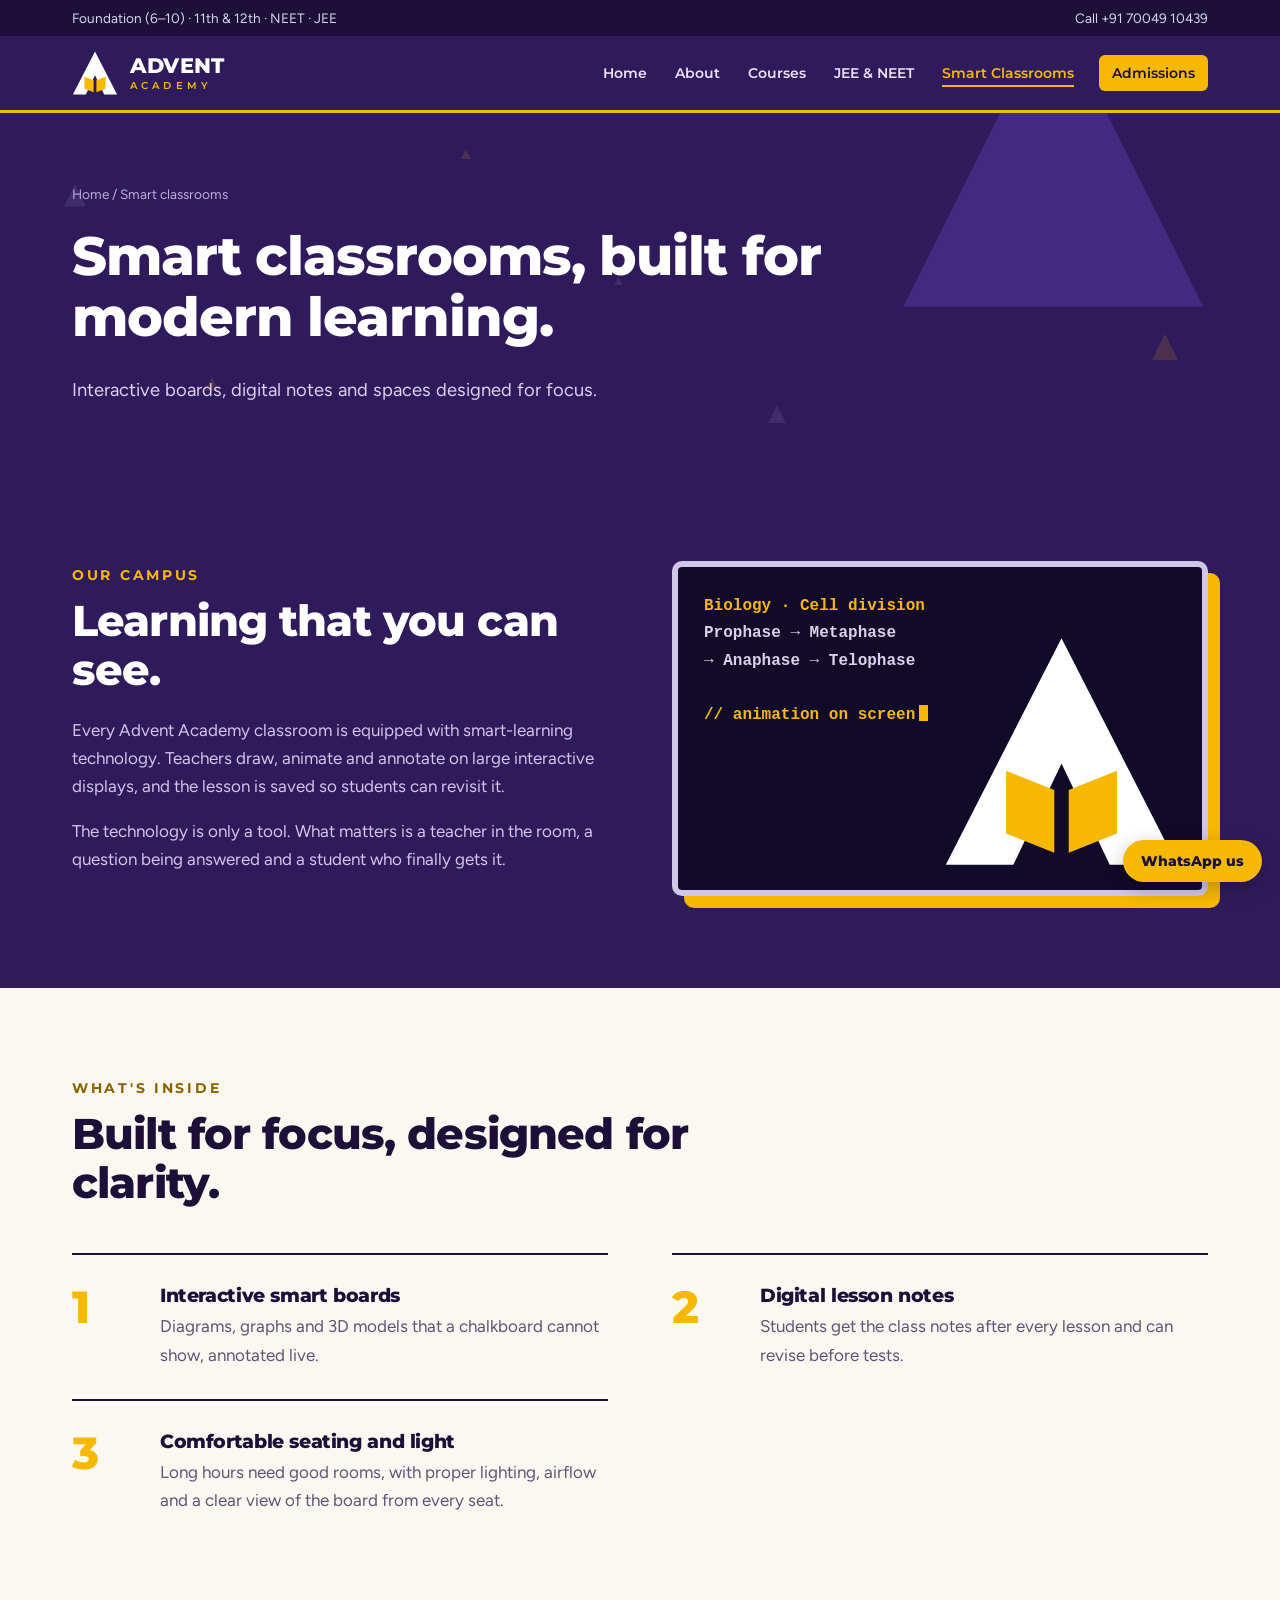
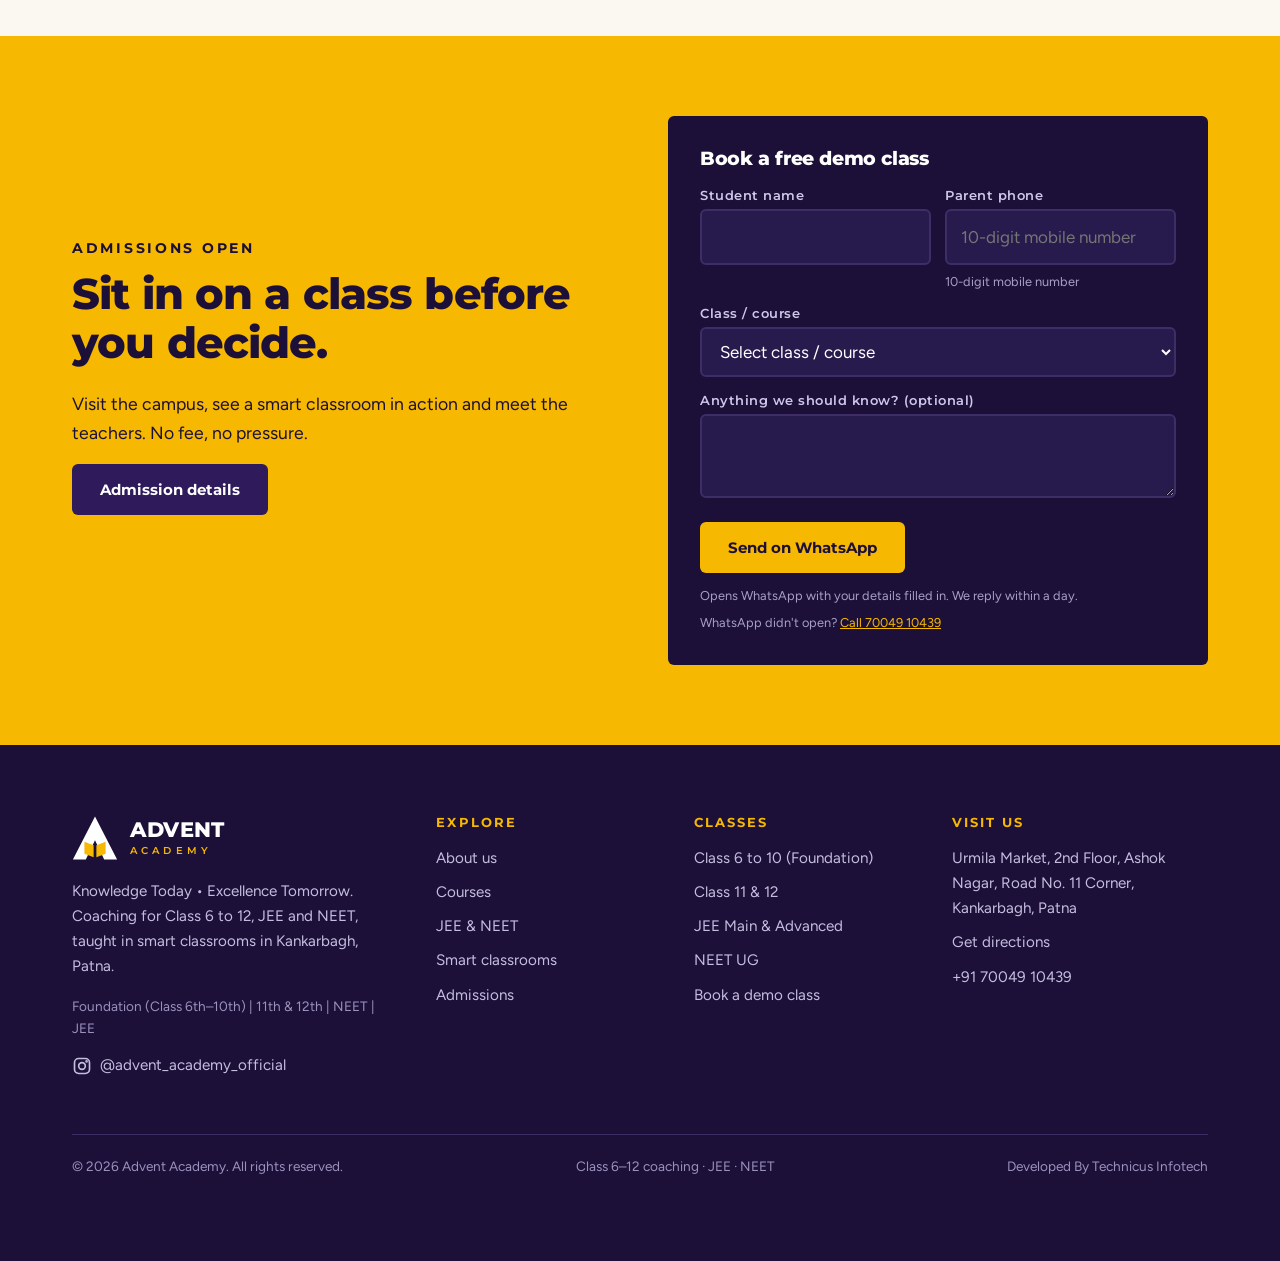
<file: smart-classrooms.html>
<!doctype html>
<html lang="en-IN"><head>
<meta charset="utf-8"><meta name="viewport" content="width=device-width,initial-scale=1">
<title>Smart Classrooms | Advent Academy Coaching Institute</title>
<meta name="description" content="Take a look at Advent Academy's smart classrooms in Kankarbagh, Patna: interactive boards, digital notes and comfortable learning spaces for Class 6–12, JEE and NEET students.">
<link rel="canonical" href="https://www.adventacademy.in/smart-classrooms.html">
<meta name="theme-color" content="#2f1b5c">
<meta property="og:type" content="website"><meta property="og:site_name" content="Advent Academy"><meta property="og:title" content="Smart Classrooms | Advent Academy Coaching Institute"><meta property="og:description" content="Take a look at Advent Academy's smart classrooms in Kankarbagh, Patna: interactive boards, digital notes and comfortable learning spaces for Class 6–12, JEE and NEET students."><meta property="og:url" content="https://www.adventacademy.in/smart-classrooms.html"><meta property="og:image" content="https://www.adventacademy.in/img/og.png"><meta property="og:locale" content="en_IN">
<meta name="twitter:card" content="summary_large_image">
<link rel="icon" href="favicon.ico" sizes="32x32"><link rel="icon" href="img/favicon.svg" type="image/svg+xml"><link rel="apple-touch-icon" href="apple-touch-icon.png">
<link rel="preconnect" href="https://fonts.googleapis.com"><link rel="preconnect" href="https://fonts.gstatic.com" crossorigin>
<link href="https://fonts.googleapis.com/css2?family=Figtree:wght@400;500;600;700&family=Montserrat:wght@600;700;800&display=swap" rel="stylesheet">
<link rel="stylesheet" href="css/style.css">
<script type="application/ld+json">{"@context": "https://schema.org", "@type": ["EducationalOrganization", "LocalBusiness"], "name": "Advent Academy", "url": "https://www.adventacademy.in/", "logo": "https://www.adventacademy.in/apple-touch-icon.png", "image": "https://www.adventacademy.in/img/og.png", "slogan": "Knowledge Today • Excellence Tomorrow.", "telephone": "+917004910439", "description": "Coaching institute in Kankarbagh, Patna for Class 6 to 12, JEE and NEET, with smart-board classes and chapter-wise tests.", "address": {"@type": "PostalAddress", "streetAddress": "Urmila Market, 2nd Floor, Ashok Nagar, Road No. 11 Corner", "addressLocality": "Kankarbagh, Patna", "addressRegion": "Bihar", "addressCountry": "IN"}, "areaServed": "Patna", "knowsAbout": ["Class 6-12 coaching", "JEE Main", "JEE Advanced", "NEET UG"], "sameAs": ["https://www.instagram.com/advent_academy_official/"]}</script>
</head><body>
<a class="skip" href="#main">Skip to content</a>
<div class="top"><div class="wrap"><span>Foundation (6–10) · 11th &amp; 12th · NEET · JEE</span><span><a href="tel:+917004910439">Call +91 70049 10439</a></span></div></div>
<header class="site"><div class="wrap">
<a class="brand" href="index.html" aria-label="Advent Academy home"><svg viewBox="0 0 100 100" role="img" aria-label="Advent Academy logo"><path fill="#fff" d="M50 3 98 97H70L50 55 30 97H2Z"/><path fill="#f6b800" d="M27 58 47 66V92L27 84ZM73 58 53 66V92L73 84Z"/></svg><span><b>ADVENT</b><small>ACADEMY</small></span></a>
<a class="hcall" href="tel:+917004910439" aria-label="Call 70049 10439"><svg viewBox="0 0 24 24" fill="none" stroke="currentColor" stroke-width="2" stroke-linecap="round" stroke-linejoin="round" aria-hidden="true"><path d="M22 16.9v3a2 2 0 0 1-2.2 2 19.8 19.8 0 0 1-8.6-3.1 19.5 19.5 0 0 1-6-6A19.8 19.8 0 0 1 2.1 4.2 2 2 0 0 1 4.1 2h3a2 2 0 0 1 2 1.7c.1 1 .4 1.9.7 2.8a2 2 0 0 1-.5 2.1L8.1 9.9a16 16 0 0 0 6 6l1.3-1.3a2 2 0 0 1 2.1-.5c.9.3 1.8.6 2.8.7a2 2 0 0 1 1.7 2z"/></svg></a><button class="burger" aria-expanded="false" aria-controls="nav">Menu</button>
<nav class="main" id="nav" aria-label="Main"><ul><li><a href="index.html">Home</a></li><li><a href="about.html">About</a></li><li><a href="courses.html">Courses</a></li><li><a href="jee-neet.html">JEE &amp; NEET</a></li><li><a href="smart-classrooms.html" aria-current="page">Smart Classrooms</a></li><li><a class="cta" href="admissions.html">Admissions</a></li><li class="m-only"><a class="mbtn" href="tel:+917004910439">Call 70049 10439</a></li><li class="m-only"><a class="mbtn wa-m" href="https://wa.me/917004910439" target="_blank" rel="noopener">WhatsApp us</a></li></ul></nav>
</div></header>
<main id="main">
<section class="phead"><div class="wrap"><div class="crumbs"><a href="index.html">Home</a> / Smart classrooms</div><h1>Smart classrooms, built for modern learning.</h1><p>Interactive boards, digital notes and spaces designed for focus.</p></div></section><section class="s dark-bg"><div class="wrap split"><div><div class="kicker">Our campus</div><h2>Learning that you can see.</h2><p style="color:#cfc7ea">Every Advent Academy classroom is equipped with smart-learning technology. Teachers draw, animate and annotate on large interactive displays, and the lesson is saved so students can revisit it.</p><p style="color:#cfc7ea">The technology is only a tool. What matters is a teacher in the room, a question being answered and a student who finally gets it.</p></div>
<div><div class="board" role="img" aria-label="Smart board illustration"><div class="ch"><i>Biology · Cell division</i><br>Prophase → Metaphase<br>→ Anaphase → Telophase<br><br><i>// animation on screen</i></div><svg viewBox="0 0 100 100" aria-hidden="true"><path fill="#fff" d="M50 3 98 97H70L50 55 30 97H2Z"/><path fill="#f6b800" d="M27 58 47 66V92L27 84ZM73 58 53 66V92L73 84Z"/></svg></div></div></div></section>
<section class="s"><div class="wrap"><div class="sec-head"><div class="kicker">What's inside</div><h2>Built for focus, designed for clarity.</h2></div><div class="reasons">
<div class="reason"><div class="n">1</div><div><h3>Interactive smart boards</h3><p>Diagrams, graphs and 3D models that a chalkboard cannot show, annotated live.</p></div></div>
<div class="reason"><div class="n">2</div><div><h3>Digital lesson notes</h3><p>Students get the class notes after every lesson and can revise before tests.</p></div></div>
<div class="reason"><div class="n">3</div><div><h3>Comfortable seating and light</h3><p>Long hours need good rooms, with proper lighting, airflow and a clear view of the board from every seat.</p></div></div>
</div></div></section>
<section class="s alt-bg" id="gallery" hidden><div class="wrap"><div class="sec-head"><div class="kicker">Gallery</div><h2>See it for yourself.</h2></div><div class="gallery"></div></div></section><section class="cta-band"><div class="wrap"><div><div class="kicker" style="color:var(--ink)">Admissions open</div><h2>Sit in on a class before you decide.</h2><p>Visit the campus, see a smart classroom in action and meet the teachers. No fee, no pressure.</p><p><a class="btn dark" href="admissions.html">Admission details</a></p></div><form class="enq" aria-label="Enquiry form"><h3>Book a free demo class</h3>
<div class="two"><div><label for="name">Student name</label><input id="name" name="name" required autocomplete="name"></div>
<div><label for="phone">Parent phone</label><input id="phone" name="phone" type="tel" inputmode="numeric" maxlength="16" placeholder="10-digit mobile number" required autocomplete="tel" aria-describedby="phone-help phone-err"><small class="help" id="phone-help">10-digit mobile number</small><small class="err" id="phone-err" hidden>Please enter a valid 10-digit mobile number.</small></div></div>
<label for="course">Class / course</label><select id="course" name="course" required><option value="" disabled selected>Select class / course</option><option>Class 6</option><option>Class 7</option><option>Class 8</option><option>Class 9</option><option>Class 10</option><option data-until="2027-01-31">Class 10 Crash Course</option><option>Class 11</option><option>Class 12</option><option>JEE (Main &amp; Advanced)</option><option>NEET (UG)</option></select>
<label for="note">Anything we should know? (optional)</label><textarea id="note" name="note" rows="2"></textarea>
<button class="btn gold" type="submit">Send on WhatsApp</button><small>Opens WhatsApp with your details filled in. We reply within a day.</small><small class="fallback">WhatsApp didn't open? <a href="tel:+917004910439">Call 70049 10439</a></small><p class="thanks" role="status" hidden>Thank you! WhatsApp should now be open with your details. Press send there and we will reply within a day.</p></form></div></section>
</main>
<footer class="site"><div class="wrap"><div class="fgrid">
<div><a class="brand" href="index.html"><svg viewBox="0 0 100 100" role="img" aria-label="Advent Academy logo"><path fill="#fff" d="M50 3 98 97H70L50 55 30 97H2Z"/><path fill="#f6b800" d="M27 58 47 66V92L27 84ZM73 58 53 66V92L73 84Z"/></svg><span><b>ADVENT</b><small>ACADEMY</small></span></a><p style="margin-top:18px">Knowledge Today • Excellence Tomorrow.<br>Coaching for Class 6 to 12, JEE and NEET, taught in smart classrooms in Kankarbagh, Patna.</p><p class="fprog">Foundation (Class 6th–10th) | 11th &amp; 12th | NEET | JEE</p><a class="ig" href="https://www.instagram.com/advent_academy_official/" target="_blank" rel="noopener"><svg viewBox="0 0 24 24" fill="none" stroke="currentColor" stroke-width="2" stroke-linecap="round" aria-hidden="true"><rect x="3" y="3" width="18" height="18" rx="5"/><circle cx="12" cy="12" r="4"/><circle cx="17.5" cy="6.5" r=".6" fill="currentColor"/></svg>@advent_academy_official</a></div>
<div><h4>Explore</h4><ul><li><a href="about.html">About us</a></li><li><a href="courses.html">Courses</a></li><li><a href="jee-neet.html">JEE &amp; NEET</a></li><li><a href="smart-classrooms.html">Smart classrooms</a></li><li><a href="admissions.html">Admissions</a></li></ul></div>
<div><h4>Classes</h4><ul><li><a href="courses.html#foundation">Class 6 to 10 (Foundation)</a></li><li><a href="courses.html#senior">Class 11 &amp; 12</a></li><li><a href="jee-neet.html#jee">JEE Main &amp; Advanced</a></li><li><a href="jee-neet.html#neet">NEET UG</a></li><li><a href="admissions.html">Book a demo class</a></li></ul></div>
<div><h4>Visit us</h4><ul><li>Urmila Market, 2nd Floor, Ashok Nagar, Road No. 11 Corner, Kankarbagh, Patna</li><li><a href="https://www.google.com/maps/search/?api=1&amp;query=Urmila+Market+Ashok+Nagar+Road+No+11+Kankarbagh+Patna" target="_blank" rel="noopener">Get directions</a></li><li><a href="tel:+917004910439">+91 70049 10439</a></li></ul></div>
</div><div class="fbase"><span>© 2026 Advent Academy. All rights reserved.</span><span>Class 6–12 coaching · JEE · NEET</span><span>Developed By <a href="https://technicusinfotech.com" target="_blank" rel="noopener">Technicus Infotech</a></span></div></div></footer>
<div class="actbar"><a class="call" href="tel:+917004910439"><svg viewBox="0 0 24 24" fill="none" stroke="currentColor" stroke-width="2" stroke-linecap="round" stroke-linejoin="round" aria-hidden="true"><path d="M22 16.9v3a2 2 0 0 1-2.2 2 19.8 19.8 0 0 1-8.6-3.1 19.5 19.5 0 0 1-6-6A19.8 19.8 0 0 1 2.1 4.2 2 2 0 0 1 4.1 2h3a2 2 0 0 1 2 1.7c.1 1 .4 1.9.7 2.8a2 2 0 0 1-.5 2.1L8.1 9.9a16 16 0 0 0 6 6l1.3-1.3a2 2 0 0 1 2.1-.5c.9.3 1.8.6 2.8.7a2 2 0 0 1 1.7 2z"/></svg>Call</a><a class="wa" href="https://wa.me/917004910439" target="_blank" rel="noopener">WhatsApp<span class="full"> us</span></a></div>
<script src="js/main.js" defer></script>
</body></html>
</file>
<file: css/style.css>
:root{
  --ink:#1c1038;
  --indigo:#2f1b5c;
  --indigo-2:#412a80;
  --gold:#f6b800;
  --gold-d:#8a6200;
  --paper:#fbf8f1;
  --line:#e6dfd0;
  --muted:#5d5575;
  --white:#fff;
  --r:6px;
  --wrap:1180px;
  --head:'Montserrat',system-ui,sans-serif;
  --body:'Figtree',system-ui,sans-serif;
}
*,*::before,*::after{box-sizing:border-box}
[hidden]{display:none!important}
html{scroll-behavior:smooth}
body{margin:0;font:17px/1.65 var(--body);color:var(--ink);background:var(--paper);-webkit-font-smoothing:antialiased}
img,svg{max-width:100%;display:block}
a{color:inherit}
h1,h2,h3,h4{font-family:var(--head);line-height:1.12;margin:0 0 .5em;letter-spacing:-.02em;font-weight:800}
h1{font-size:clamp(2.4rem,5.6vw,4.4rem)}
h2{font-size:clamp(1.8rem,3.4vw,2.7rem)}
h3{font-size:1.2rem}
p{margin:0 0 1em}
.wrap{max-width:var(--wrap);margin:0 auto;padding:0 22px}
.skip{position:absolute;left:-999px;top:0;background:var(--gold);padding:10px 16px;z-index:99}
.skip:focus{left:10px;top:10px}

/* header */
.top{background:var(--ink);color:#d9d2ee;font-size:.85rem}
.top .wrap{display:flex;justify-content:space-between;gap:16px;padding-top:7px;padding-bottom:7px;flex-wrap:wrap}
.top a{text-decoration:none}.top a:hover{color:var(--gold)}
header.site{background:var(--indigo);position:sticky;top:0;z-index:50;border-bottom:3px solid var(--gold)}
header.site .wrap{display:flex;align-items:center;justify-content:space-between;height:74px}
.brand{display:flex;align-items:center;gap:12px;text-decoration:none;color:#fff}
.brand svg{width:46px;height:46px}
.brand b{font:800 1.3rem/1 var(--head);letter-spacing:.01em;display:block}
.brand small{font:600 .62rem/1 var(--head);letter-spacing:.42em;color:var(--gold);display:block;margin-top:5px}
nav.main ul{display:flex;gap:2px;list-style:none;margin:0;padding:0;align-items:center}
nav.main a{display:block;padding:9px 13px;color:#e8e2f7;text-decoration:none;font:600 .9rem var(--head);border-radius:var(--r)}
nav.main a:hover,nav.main a[aria-current]{color:var(--gold)}
nav.main a.cta{background:var(--gold);color:var(--ink);margin-left:10px}
nav.main a.cta:hover{background:#fff;color:var(--ink)}
.hcall{display:none}
.m-only{display:none}
body.menu-open{overflow:hidden}
.burger{display:none;background:none;border:2px solid var(--gold);color:var(--gold);border-radius:var(--r);padding:7px 11px;font:700 .85rem var(--head);cursor:pointer}

/* buttons */
.btn{display:inline-block;padding:14px 26px;border-radius:var(--r);font:700 .95rem var(--head);text-decoration:none;border:2px solid transparent;cursor:pointer;transition:.18s}
.btn.gold{background:var(--gold);color:var(--ink)}
.btn.gold:hover{background:#fff}
.btn.line{border-color:rgba(255,255,255,.55);color:#fff}
.btn.line:hover{border-color:var(--gold);color:var(--gold)}
.btn.dark{background:var(--indigo);color:#fff}
.btn.dark:hover{background:var(--ink)}
.btn.txt{color:#fff;padding-left:6px;padding-right:6px;text-decoration:underline;text-underline-offset:5px}
.btn.txt:hover{color:var(--gold);box-shadow:none}
.badge{display:inline-block;background:var(--gold);color:var(--ink);font:800 .72rem/1 var(--head);letter-spacing:.08em;text-transform:uppercase;padding:7px 11px;border-radius:30px;margin-bottom:14px}
.prog h3 .badge{margin:10px 0 0}
.phead .badge{margin:20px 0 0}

/* hero */
.hero{background:var(--indigo);color:#fff;position:relative;overflow:hidden}
.hero::after{content:"";position:absolute;right:-8%;bottom:-40%;width:60%;aspect-ratio:1;background:var(--indigo-2);clip-path:polygon(50% 0,100% 100%,0 100%);opacity:.5}
.hero .wrap{display:grid;grid-template-columns:1.15fr .85fr;gap:40px;align-items:center;padding-top:76px;padding-bottom:84px;position:relative;z-index:1}
.eyebrow{font:700 .78rem var(--head);letter-spacing:.2em;text-transform:uppercase;color:var(--gold);margin-bottom:18px;display:flex;align-items:center;gap:12px}
.eyebrow::before{content:"";width:34px;height:3px;background:var(--gold)}
.hero h1{font-size:clamp(2.1rem,8vw,4rem)}
.hero h1 em{font-style:normal;color:var(--gold)}
.hero .lead .short{display:none}
.hero p.lead{font-size:1.2rem;color:#d9d2ee;max-width:34em;margin-bottom:30px}
.hero .btns{display:flex;gap:14px;flex-wrap:wrap}
.hero-art{position:relative}
.hero-art svg{width:100%;max-width:420px;margin:0 auto;filter:drop-shadow(0 22px 0 rgba(0,0,0,.18))}
.hero-art .tag{position:absolute;left:0;bottom:6%;background:var(--gold);color:var(--ink);font:700 .85rem/1.3 var(--head);padding:12px 16px;transform:rotate(-3deg)}

.promo{background:var(--ink);color:#fff}
.promo .wrap{display:flex;align-items:center;justify-content:space-between;gap:16px 32px;flex-wrap:wrap;padding-top:24px;padding-bottom:24px}
.promo b{display:block;font:800 1.15rem/1.3 var(--head);color:var(--gold);margin-bottom:4px}
.promo span{color:#d9d2ee}
.trust{background:#fff;border-bottom:1px solid var(--line)}
.trust ul{list-style:none;margin:0;padding:24px 0;display:grid;grid-template-columns:repeat(4,1fr);gap:16px 28px}
.trust li{display:flex;align-items:center;gap:12px;font:700 .95rem/1.3 var(--head)}
.trust svg{width:28px;height:28px;flex:none;color:var(--indigo)}
.strip{background:var(--gold);color:var(--ink);font:800 .95rem var(--head);overflow:hidden}
.strip .wrap{display:flex;gap:10px 34px;flex-wrap:wrap;justify-content:space-between;padding-top:15px;padding-bottom:15px;text-transform:uppercase;letter-spacing:.04em}
.strip span::before{content:"▲";font-size:.6em;margin-right:9px;vertical-align:.15em}

/* sections */
section.s{padding:92px 0}
section.s.tight{padding:64px 0}
.dark-bg{background:var(--indigo);color:#fff}
.alt-bg{background:#f3eee2}
.kicker{font:700 .85rem var(--head);letter-spacing:.2em;text-transform:uppercase;color:var(--gold-d);margin-bottom:14px}
.dark-bg .kicker{color:var(--gold)}
.sec-head{max-width:640px;margin-bottom:46px}
.sec-head p{color:var(--muted);font-size:1.08rem}
.dark-bg .sec-head p{color:#cfc7ea}

/* program rows */
.prog{border-top:2px solid var(--ink)}
.prog a.row{display:grid;grid-template-columns:90px 1.1fr 1.4fr 60px;gap:24px;align-items:center;padding:30px 6px;border-bottom:1px solid var(--line);text-decoration:none;transition:.2s}
.prog a.row:hover{background:var(--indigo);color:#fff;padding-left:22px;padding-right:22px}
.prog .num{font:800 2.6rem var(--head);color:var(--gold-d)}
.prog h3{font-size:1.5rem;margin:0}
.prog h3 small{display:block;font:600 .8rem var(--head);letter-spacing:.14em;text-transform:uppercase;color:var(--muted);margin-top:6px}
.prog a.row:hover h3 small{color:#cfc7ea}
.prog p{margin:0;color:var(--muted)}
.prog a.row:hover p{color:#e1dbf3}
.prog .go{font:800 1.6rem var(--head);text-align:right}

/* split */
.split{display:grid;grid-template-columns:1fr 1fr;gap:64px;align-items:center}
.split.top-al{align-items:start}
.ticks{list-style:none;margin:26px 0 0;padding:0}
.ticks li{padding:14px 0 14px 38px;border-bottom:1px solid rgba(255,255,255,.14);position:relative}
.ticks li::before{content:"";position:absolute;left:4px;top:21px;width:16px;height:14px;background:var(--gold);clip-path:polygon(50% 0,100% 100%,0 100%)}
.light .ticks li{border-color:var(--line)}
.ticks b{font-family:var(--head)}
.board{background:#120a29;border:6px solid #cfc7ea;border-radius:10px;aspect-ratio:16/10;position:relative;box-shadow:12px 12px 0 var(--gold);padding:26px;color:#fff;overflow:hidden}
.board .ch{font:600 1rem/1.7 'Courier New',monospace;color:#d8d2ee}
.board .ch i{font-style:normal;color:var(--gold)}
.board svg{position:absolute;right:20px;bottom:18px;width:46%}
.caption{font-size:.85rem;color:#cfc7ea;margin-top:24px}

/* numbered reasons */
.reasons{display:grid;grid-template-columns:repeat(2,1fr);gap:0 64px}
.reason{display:grid;grid-template-columns:70px 1fr;gap:18px;padding:30px 0;border-top:2px solid var(--ink)}
.reason .n{font:800 2.8rem/1 var(--head);color:var(--gold)}
.reason h3{margin-bottom:6px}
.reason p{color:var(--muted);margin:0}

/* teachers */
.team{display:grid;grid-template-columns:repeat(4,1fr);gap:28px}
.team.three{grid-template-columns:repeat(3,1fr)}
.tcard .ph{aspect-ratio:4/5;background:var(--indigo);position:relative;overflow:hidden;margin-bottom:16px}
.tcard .ph::before{content:"";position:absolute;inset:auto -10% -30% -10%;height:70%;background:var(--indigo-2);clip-path:polygon(50% 0,100% 100%,0 100%)}
.tcard .ph span{position:absolute;inset:0;display:grid;place-items:center;font:800 4rem var(--head);color:var(--gold);z-index:1}
.tcard .ph img{position:absolute;inset:0;width:100%;height:100%;object-fit:cover;z-index:2}
.tcard .ph::after{content:"";position:absolute;left:0;bottom:0;height:6px;width:100%;background:var(--gold);z-index:3}
.tcard h3{margin:0 0 2px;font-size:1.1rem}
.tcard .sub{font:700 .85rem var(--head);letter-spacing:.12em;text-transform:uppercase;color:var(--gold-d)}
.tcard p{font-size:.95rem;color:var(--muted);margin:8px 0 0}

/* cta */
.cta-band{background:var(--gold)}
.cta-band .wrap{display:grid;grid-template-columns:1fr 1fr;gap:56px;padding-top:80px;padding-bottom:80px;align-items:center}
.cta-band p{font-size:1.1rem}
form.enq{background:var(--ink);color:#fff;padding:32px;border-radius:var(--r)}
form.enq h3{margin-bottom:18px}
.enq label{display:block;font:600 .8rem var(--head);margin:0 0 6px;letter-spacing:.04em;color:#cfc7ea}
.enq input,.enq select,.enq textarea{width:100%;padding:12px 14px;border:2px solid #3d2e66;background:#271a4d;color:#fff;border-radius:var(--r);font:inherit;margin-bottom:16px}
.enq input:focus,.enq select:focus,.enq textarea:focus{outline:none;border-color:var(--gold)}
.enq .two{display:grid;grid-template-columns:1fr 1fr;gap:14px}
.enq small{display:block;color:#a79fc6;margin-top:12px;font-size:.8rem}
.enq .help{margin:-10px 0 14px}
.enq .err{margin:-8px 0 14px;color:#ffb3a7;font-size:.85rem}
.enq input[aria-invalid="true"]{border-color:#ff8a7a}
.enq .fallback{margin-top:6px}
.enq .fallback a{color:var(--gold)}
.enq .thanks{margin:16px 0 0;padding:12px 14px;background:#271a4d;border-left:4px solid var(--gold);border-radius:var(--r)}

/* inner page */
.phead{background:var(--indigo);color:#fff;padding:70px 0 64px;position:relative;overflow:hidden}
.phead::after{content:"";position:absolute;right:6%;top:-30%;width:300px;aspect-ratio:1;background:var(--indigo-2);clip-path:polygon(50% 0,100% 100%,0 100%)}
.phead .wrap{position:relative;z-index:1}
.phead h1{font-size:clamp(2.1rem,4.4vw,3.4rem);max-width:15em}
.phead p{color:#d9d2ee;font-size:1.15rem;max-width:36em;margin:0}
.crumbs{font-size:.85rem;color:#b7aedb;margin-bottom:20px}
.crumbs a{text-decoration:none}.crumbs a:hover{color:var(--gold)}

.courseblock{display:grid;grid-template-columns:260px 1fr;gap:56px;padding:56px 0;border-top:2px solid var(--ink)}
.courseblock:first-of-type{border-top:0}
.courseblock .lab{font:800 4.4rem/1 var(--head);color:var(--gold)}
.courseblock .lab small{display:block;font:700 .8rem var(--head);letter-spacing:.16em;text-transform:uppercase;color:var(--muted);margin-top:10px}
.chips{display:flex;gap:8px;flex-wrap:wrap;margin:18px 0}
.chips span{border:2px solid var(--ink);padding:5px 13px;font:700 .8rem var(--head);border-radius:30px}
.cols2{columns:2;column-gap:36px;padding-left:20px}
.cols2 li{margin-bottom:8px;break-inside:avoid}
.plans{list-style:none;padding:0;margin:20px 0;display:grid;grid-template-columns:1fr 1fr;gap:14px}
.plans li{border:2px solid var(--ink);border-radius:var(--r);padding:18px 20px}
.plans b{display:block;font:800 1.6rem var(--head);color:var(--indigo)}
.policy h2{margin-top:1.2em}

.facts{display:grid;grid-template-columns:repeat(3,1fr);border:2px solid var(--ink);background:#fff}
.facts div{padding:26px;border-right:2px solid var(--ink)}
.facts div:last-child{border:0}
.facts b{font:800 1.5rem var(--head);display:block;color:var(--indigo)}
.facts span{color:var(--muted);font-size:.95rem}

.faq details{border-top:1px solid var(--line);padding:18px 0}
.faq details:last-child{border-bottom:1px solid var(--line)}
.faq summary{font:700 1.05rem var(--head);cursor:pointer;list-style:none;display:flex;justify-content:space-between;gap:20px}
.faq summary::after{content:"+";color:var(--gold-d);font-size:1.4rem;line-height:1}
.faq details[open] summary::after{content:"–"}
.faq p{margin:12px 0 0;color:var(--muted)}

.contact-list{list-style:none;padding:0;margin:0}
.contact-list li{padding:16px 0;border-bottom:1px solid var(--line)}
.contact-list b{display:block;font:700 .85rem var(--head);letter-spacing:.14em;text-transform:uppercase;color:var(--gold-d)}
.map{background:#e8e1d0;border:2px solid var(--ink);min-height:260px;display:grid;place-items:center;text-align:center;padding:20px;color:var(--muted);margin-top:24px}

/* footer */
footer.site{background:var(--ink);color:#c5bde0;padding:70px 0 0;font-size:.95rem}
.fgrid{display:grid;grid-template-columns:1.5fr 1fr 1fr 1.2fr;gap:44px}
footer h4{font:700 .8rem var(--head);letter-spacing:.16em;text-transform:uppercase;color:var(--gold);margin-bottom:16px}
footer ul{list-style:none;padding:0;margin:0}
footer li{margin-bottom:9px}
footer a{text-decoration:none}footer a:hover{color:var(--gold)}
.fprog{font-size:.85rem;color:#9a91bd}
.ig{display:inline-flex;align-items:center;gap:8px}
.ig svg{width:20px;height:20px}
.fbase{border-top:1px solid #3a2d63;margin-top:50px;padding:20px 0 84px;display:flex;justify-content:space-between;flex-wrap:wrap;gap:10px;font-size:.85rem;color:#9a91bd}
.wa{position:fixed;right:18px;bottom:18px;z-index:60;background:var(--gold);color:var(--ink);font:800 .85rem var(--head);padding:13px 18px;border-radius:40px;text-decoration:none;box-shadow:0 6px 20px rgba(0,0,0,.25)}
.wa:hover{background:#fff}
.actbar .call{display:none}

@media(max-width:960px){
  .hero .wrap,.split,.cta-band .wrap{grid-template-columns:1fr}
  .hero-art{display:none}
  .team{grid-template-columns:repeat(2,1fr)}
  .team.three{grid-template-columns:repeat(2,1fr)}
  .reasons{grid-template-columns:1fr}
  .fgrid{grid-template-columns:1fr 1fr}
  .prog a.row{grid-template-columns:60px 1fr;gap:6px 16px}
  .prog a.row p{grid-column:2}.prog .go{display:none}
  .courseblock{grid-template-columns:1fr;gap:16px}
  .facts{grid-template-columns:1fr}.facts div{border-right:0;border-bottom:2px solid var(--ink)}
  .burger{display:block}
  .hcall{display:grid;place-items:center;width:42px;height:38px;margin-left:auto;margin-right:10px;border:2px solid var(--gold);border-radius:var(--r);color:var(--gold)}
  .hcall svg{width:20px;height:20px}
  .m-only{display:block}
  nav.main a.mbtn{margin:10px 0 0;text-align:center;border:2px solid #fff;color:#fff}
  nav.main a.mbtn.wa-m{border-color:var(--gold);color:var(--gold)}
  nav.main a.mbtn::after{display:none}
  .trust ul{grid-template-columns:1fr 1fr}
  nav.main{display:none;max-height:calc(100vh - 77px);overflow-y:auto;position:absolute;left:0;right:0;top:77px;background:var(--indigo);border-bottom:3px solid var(--gold);padding:12px 22px 22px}
  nav.main.open{display:block}
  nav.main ul{flex-direction:column;align-items:stretch}
  nav.main a.cta{margin:10px 0 0;text-align:center}
}
@media(max-width:768px){
  body{padding-bottom:calc(56px + env(safe-area-inset-bottom))}
  .actbar{position:fixed;left:0;right:0;bottom:0;z-index:60;display:grid;grid-template-columns:1fr 1fr;padding-bottom:env(safe-area-inset-bottom);background:var(--indigo);box-shadow:0 -6px 20px rgba(0,0,0,.2)}
  .actbar a{display:flex;align-items:center;justify-content:center;gap:8px;height:56px;font:800 1rem var(--head);text-decoration:none}
  .actbar .call{display:flex;background:var(--indigo);color:#fff}
  .actbar .call svg{width:18px;height:18px}
  .actbar .wa{position:static;background:var(--gold);color:var(--ink);border-radius:0;padding:0;box-shadow:none;animation:none}
  .actbar .wa::before,.actbar .full{display:none}
  .fbase{padding-bottom:20px}
}
@media(min-width:769px){
  .wa{transition:opacity .25s,transform .25s,visibility 0s,background .2s}
  .actbar.away .wa{opacity:0;visibility:hidden;transform:translateY(20px);transition:opacity .25s,transform .25s,visibility 0s .25s}
}
@media(max-width:560px){
  section.s{padding:64px 0}
  .hero .wrap{padding-top:44px;padding-bottom:56px}
  .hero p.lead{font-size:1.05rem}
  .hero .lead .full{display:none}
  .hero .lead .short{display:inline}
  .fgrid,.enq .two,.plans{grid-template-columns:1fr}
  .team,.team.three{grid-template-columns:1fr 1fr;gap:16px}
  .tcard .ph{max-height:240px}
  .tcard .ph span{font-size:2.6rem}
  .fbase{flex-direction:column}
  .cols2{columns:1}
  .top .wrap span:last-child{display:none}
  .strip .wrap{justify-content:flex-start}
}

/* motion */
main{overflow-x:clip}
.progress{position:fixed;top:0;left:0;right:0;height:3px;background:var(--gold);transform:scaleX(0);transform-origin:left;z-index:100;pointer-events:none}
header.site{transition:box-shadow .3s}
header.site.scrolled{box-shadow:0 12px 28px -12px rgba(28,16,56,.7)}
.brand svg{transition:transform .4s cubic-bezier(.2,.7,.2,1.4)}
.brand:hover svg{transform:rotate(-8deg) scale(1.06)}
nav.main a{transition:color .2s,background .2s}
nav.main a:not(.cta){position:relative}
nav.main a:not(.cta)::after{content:"";position:absolute;left:13px;right:13px;bottom:4px;height:2px;background:var(--gold);transform:scaleX(0);transform-origin:left;transition:transform .25s}
nav.main a:not(.cta):hover::after,nav.main a[aria-current]::after{transform:scaleX(1)}

.btn{position:relative;overflow:hidden;transition:background .2s,color .2s,border-color .2s,transform .2s,box-shadow .2s}
.btn:hover{transform:translateY(-2px);box-shadow:0 12px 24px -12px rgba(28,16,56,.6)}
.btn:active{transform:none}
.btn.gold::after{content:"";position:absolute;top:0;bottom:0;left:-60%;width:35%;background:linear-gradient(100deg,transparent,rgba(255,255,255,.75),transparent);transform:skewX(-20deg);animation:shine 5s 2s infinite;pointer-events:none}

/* hero + page head */
.hero h1 em{position:relative;display:inline-block}
.hero h1 em::after{content:"";position:absolute;left:0;right:0;bottom:-.02em;height:.09em;background:var(--gold);border-radius:2px;transform:scaleX(0);transform-origin:left;animation:sweep .7s .9s cubic-bezier(.6,0,.2,1) forwards}
.hero::after,.phead::after{animation:drift 14s ease-in-out infinite alternate}
.hero-art{transform:translate(calc(var(--mx,0)*-26px),calc(var(--my,0)*-20px));transition:transform .5s ease-out;animation:pop 1s .3s cubic-bezier(.2,.8,.2,1.2) backwards}
.hero-art svg{animation:float 6s ease-in-out infinite}
.hero-art .tag{animation:tagIn .7s 1s cubic-bezier(.2,.8,.2,1.3) backwards,sway 5s 1.7s ease-in-out infinite}
.tri{position:absolute;aspect-ratio:1;background:var(--gold);opacity:.14;clip-path:polygon(50% 0,100% 100%,0 100%);animation:floaty 10s ease-in-out infinite alternate;pointer-events:none}
.tri.w{background:#fff;opacity:.08}

/* marquee strip (built by main.js) */
.strip .wrap.marq{display:block;max-width:none;padding:15px 0}
.strip .track{display:flex;width:max-content;animation:marq 80s linear infinite}
.strip .half{display:flex}
.strip .half span{padding-right:34px;white-space:nowrap}
.strip:hover .track{animation-play-state:paused}

/* scroll reveal (classes added by main.js) */
@media(prefers-reduced-motion:no-preference){
  .rv{opacity:0}
  .rv.in{animation:rise .4s cubic-bezier(.2,.7,.2,1) calc(var(--d,0)*.05s) both}
  .rv.rv-l.in{animation-name:fromL}
  .rv.rv-r.in{animation-name:fromR}
}

/* hover life */
.prog .num,.prog .go{transition:color .2s,transform .25s}
.prog a.row:hover .num{color:var(--gold)}
.prog a.row:hover .go{color:var(--gold);transform:translateX(8px)}
.reason{position:relative}
.reason::before{content:"";position:absolute;left:0;right:0;top:-2px;height:2px;background:var(--gold);transform:scaleX(0);transform-origin:left;transition:transform .45s}
.reason:hover::before{transform:scaleX(1)}
.reason .n{transition:transform .35s cubic-bezier(.2,.7,.2,1.4)}
.reason:hover .n{transform:translateY(-4px) scale(1.1)}
.tcard{transition:transform .35s}
.tcard:hover{transform:translateY(-6px)}
.tcard .ph img,.tcard .ph span,.tcard .ph::before{transition:transform .6s cubic-bezier(.2,.7,.2,1)}
.tcard:hover .ph img,.tcard:hover .ph span{transform:scale(1.07)}
.tcard:hover .ph::before{transform:translateY(-8%)}
.tcard .ph::after{transition:height .3s}
.tcard:hover .ph::after{height:12px}
.ticks li::before{transition:transform .3s}
.ticks li:hover::before{transform:translateY(-3px) scale(1.25)}
.board{transition:transform .35s,box-shadow .35s}
.board:hover{transform:translate(-4px,-4px);box-shadow:16px 16px 0 var(--gold)}
.board svg{animation:float 7s ease-in-out infinite}
.board .ln{display:block;clip-path:inset(0 100% 0 0)}
.board.in .ln{animation:type .5s steps(22,end) calc(var(--i)*.35s + .1s) forwards}
.board .ln:last-child::after{content:"";display:inline-block;width:.55em;height:1.05em;margin-left:4px;vertical-align:-.15em;background:var(--gold);animation:blink 1s steps(1) infinite}
.facts div{transition:background .3s,color .3s}
.facts div:hover{background:var(--indigo)}
.facts b,.facts span{transition:color .3s}
.facts div:hover b{color:var(--gold)}
.facts div:hover span{color:#cfc7ea}
.chips span{transition:background .2s,color .2s}
.chips span:hover{background:var(--ink);color:var(--gold)}
.faq summary{transition:color .2s}
.faq summary:hover{color:var(--indigo-2)}
.faq summary::after{transition:transform .3s}
.faq details[open] summary::after{transform:rotate(180deg)}
.faq details[open]>p{animation:drop .35s ease}
.enq input,.enq select,.enq textarea{transition:border-color .2s,box-shadow .2s}
.enq input:focus,.enq select:focus,.enq textarea:focus{box-shadow:0 0 0 4px rgba(246,184,0,.18)}
footer ul a{display:inline-block;transition:color .2s,transform .2s}
footer ul a:hover{transform:translateX(4px)}
.wa{animation:slideUp .6s 1.2s cubic-bezier(.2,.8,.2,1.2) backwards;transition:background .2s,transform .2s}
.wa:hover{transform:translateY(-3px)}
.wa::before{content:"";position:absolute;inset:0;border-radius:inherit;animation:ring 2.4s 2s infinite;pointer-events:none}

@media(max-width:960px){
  nav.main{display:block;visibility:hidden;opacity:0;transform:translateY(-12px);transition:opacity .25s,transform .25s,visibility 0s .25s}
  nav.main.open{visibility:visible;opacity:1;transform:none;transition:opacity .25s,transform .25s}
  nav.main.open li{animation:drop .35s backwards}
  nav.main.open li:nth-child(2){animation-delay:.04s}
  nav.main.open li:nth-child(3){animation-delay:.08s}
  nav.main.open li:nth-child(4){animation-delay:.12s}
  nav.main.open li:nth-child(5){animation-delay:.16s}
  nav.main.open li:nth-child(6){animation-delay:.2s}
  nav.main.open li:nth-child(7){animation-delay:.24s}
  nav.main.open li:nth-child(8){animation-delay:.28s}
  nav.main a:not(.cta)::after{right:auto;width:28px}
}

@keyframes rise{from{opacity:0;transform:translateY(16px)}}
@keyframes fromL{from{opacity:0;transform:translateX(-24px)}}
@keyframes fromR{from{opacity:0;transform:translateX(24px)}}
@keyframes drop{from{opacity:0;transform:translateY(-8px)}}
@keyframes pop{from{opacity:0;transform:scale(.85) rotate(-4deg)}}
@keyframes tagIn{from{opacity:0;transform:rotate(-14deg) scale(.6)}}
@keyframes sway{0%,100%{transform:rotate(-3deg)}50%{transform:rotate(-1deg) translateY(-5px)}}
@keyframes float{50%{transform:translateY(-12px)}}
@keyframes floaty{to{transform:translateY(-28px) rotate(28deg)}}
@keyframes drift{to{transform:translate(-4%,-5%) rotate(5deg)}}
@keyframes sweep{to{transform:scaleX(1)}}
@keyframes shine{0%,75%{left:-60%}100%{left:130%}}
@keyframes marq{to{transform:translateX(-50%)}}
@keyframes type{to{clip-path:inset(0 0 0 0)}}
@keyframes blink{50%{opacity:0}}
@keyframes slideUp{from{opacity:0;transform:translateY(80px)}}
@keyframes ring{from{box-shadow:0 0 0 0 rgba(246,184,0,.65)}to{box-shadow:0 0 0 18px rgba(246,184,0,0)}}

@media(prefers-reduced-motion:reduce){
  *,*::before,*::after{animation-duration:.01ms!important;animation-delay:0s!important;animation-iteration-count:1!important;transition-duration:.01ms!important}
  html{scroll-behavior:auto}
}
</file>
